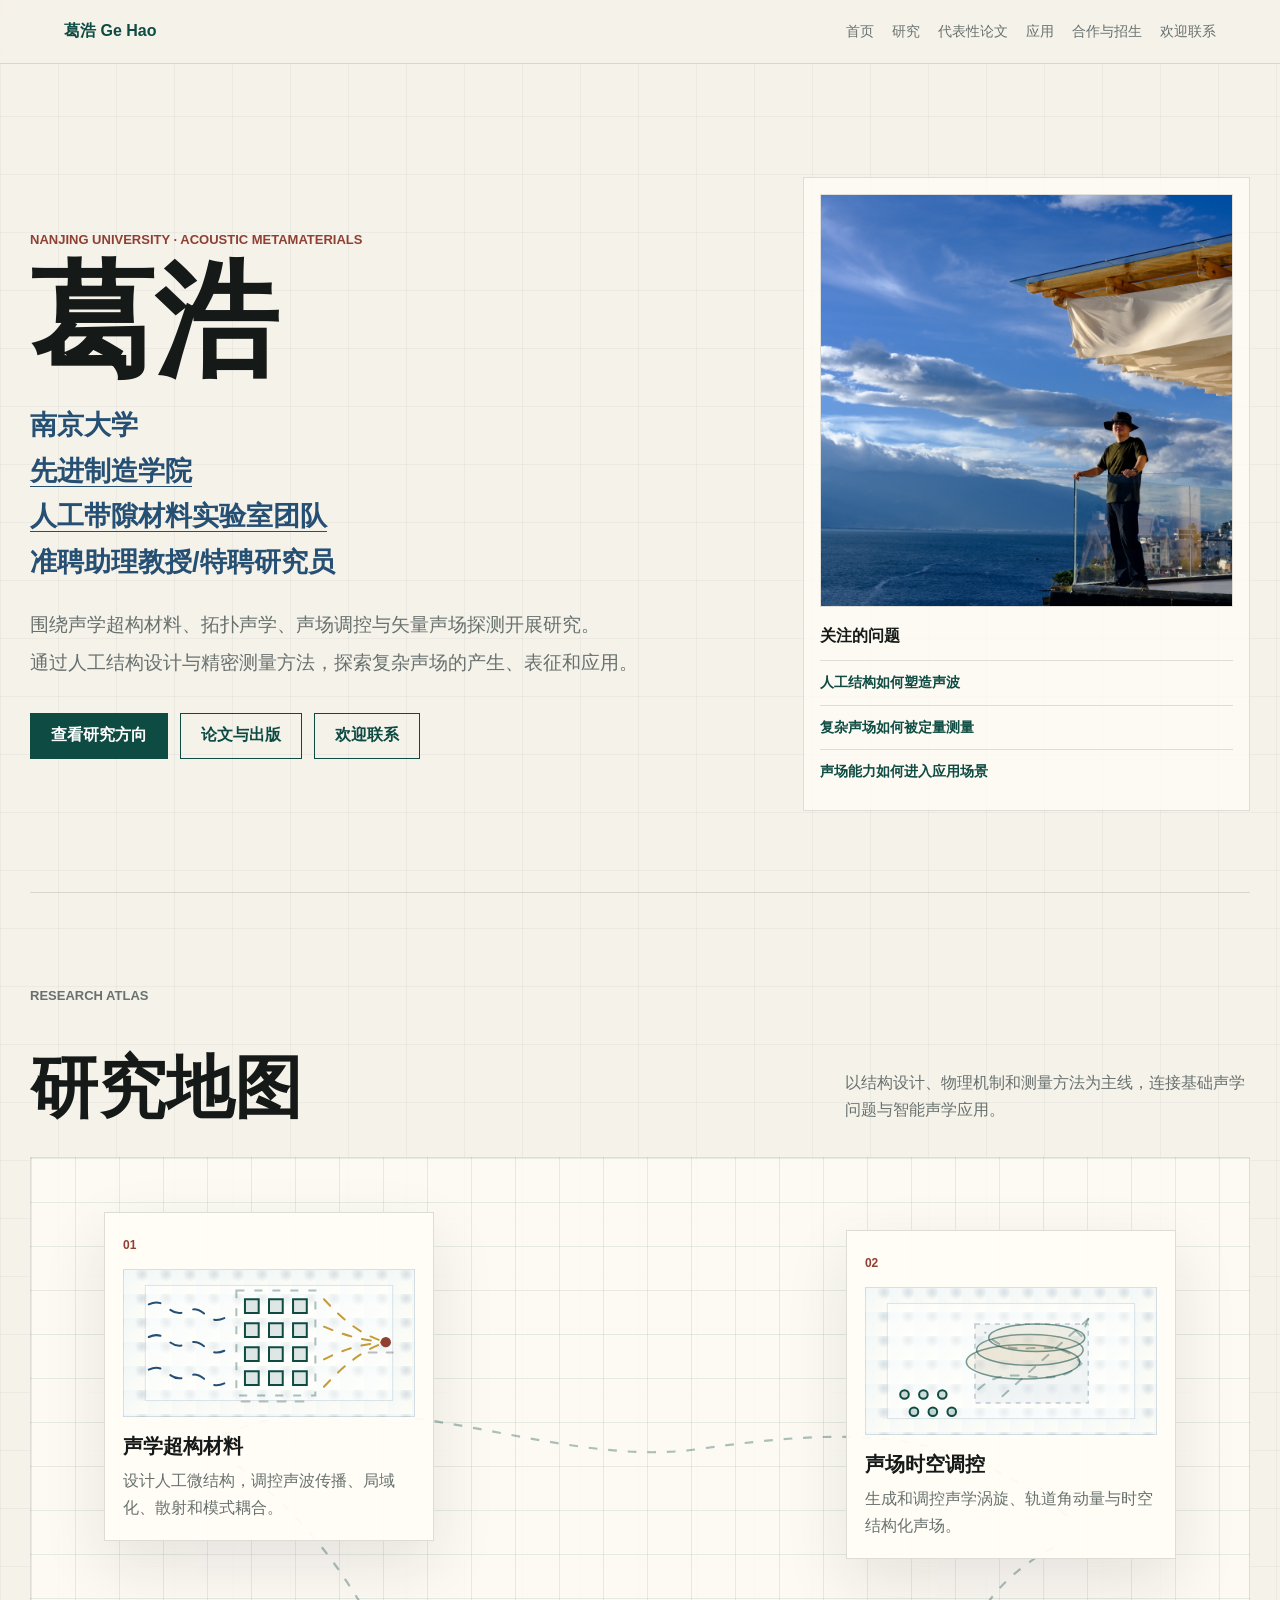
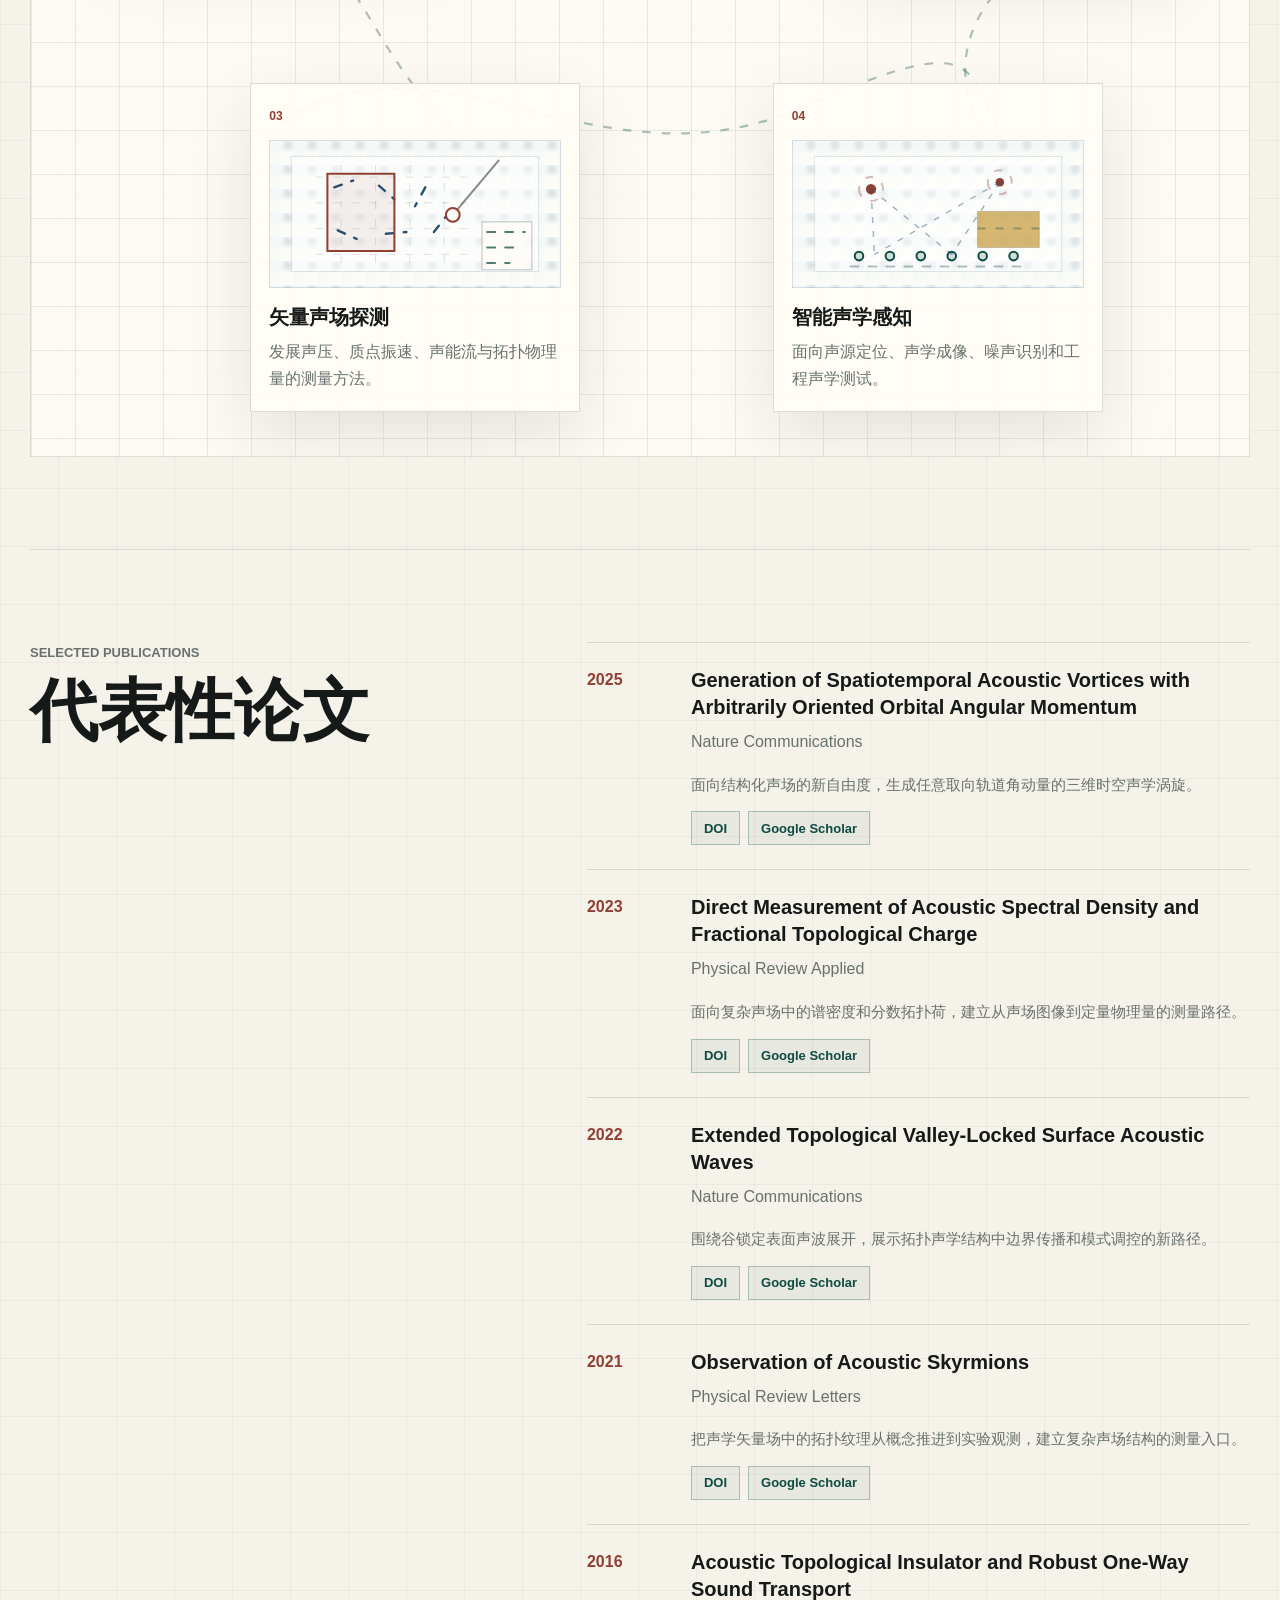
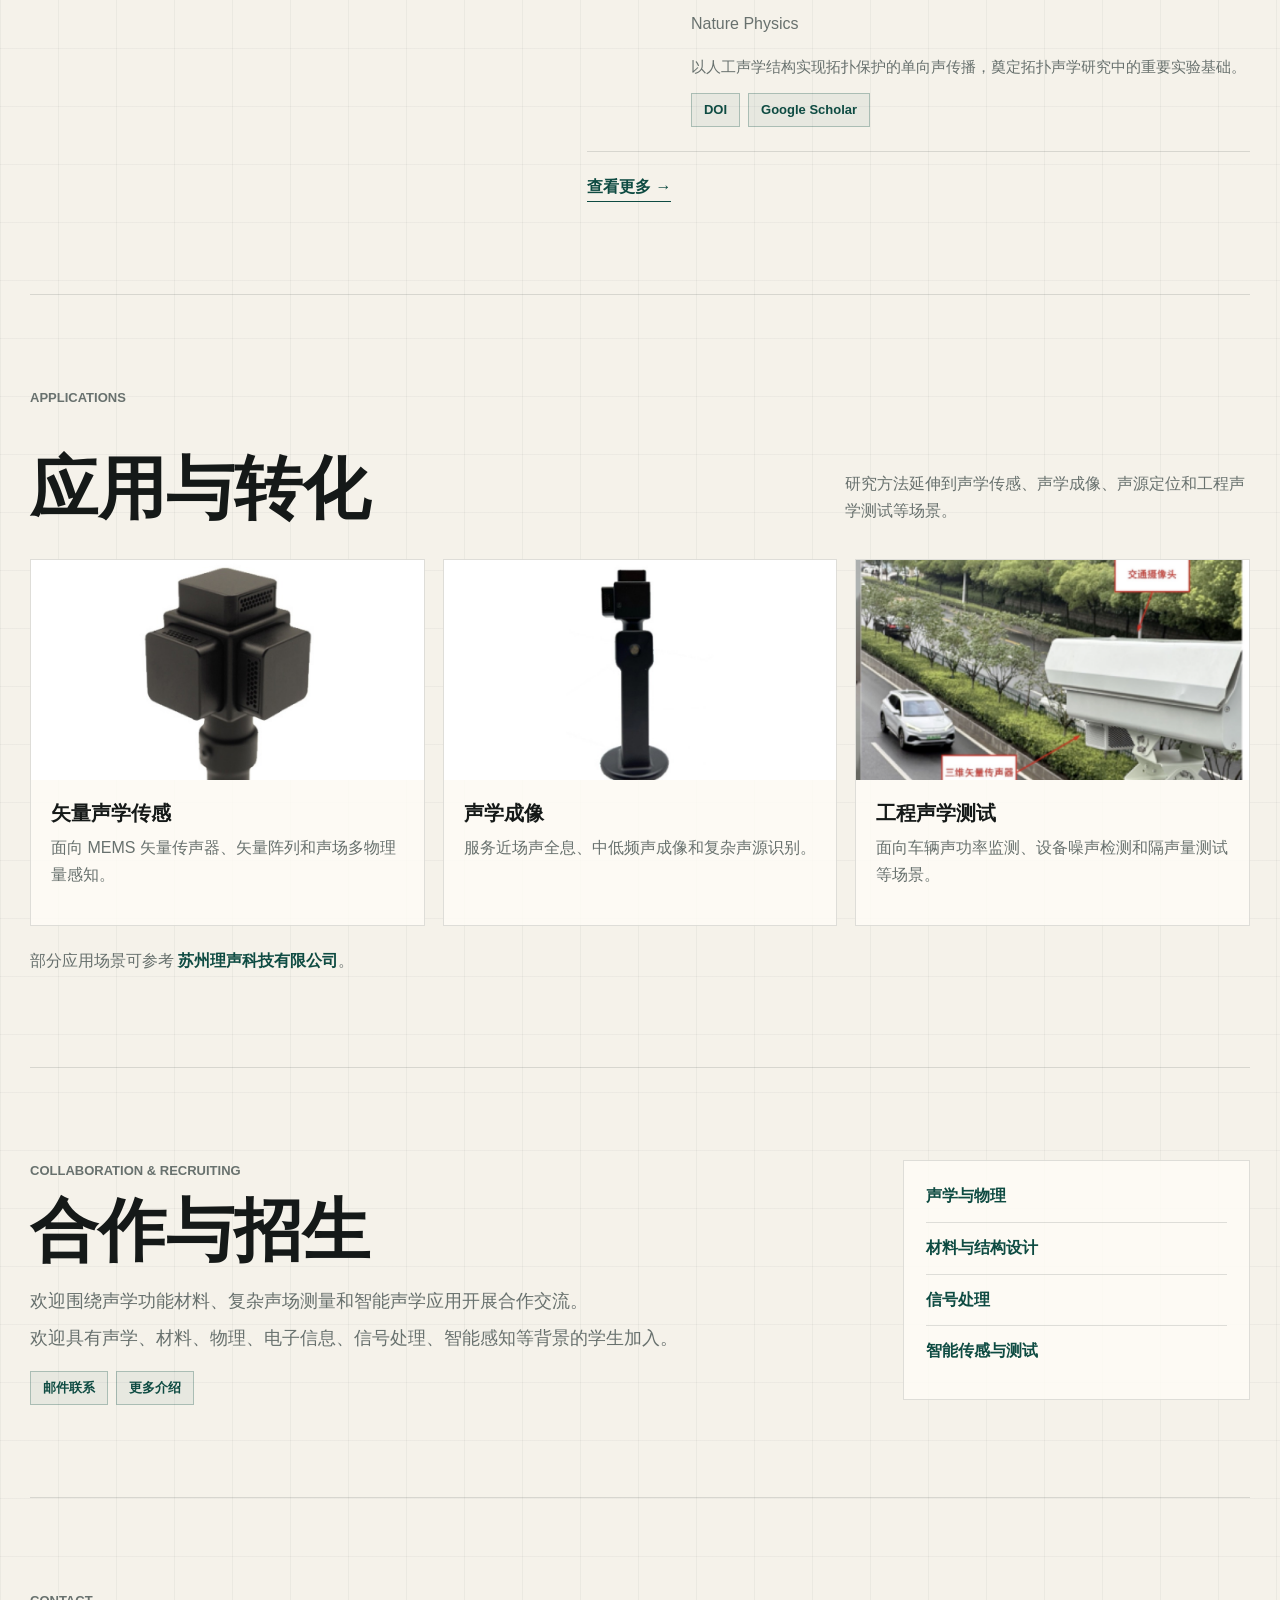
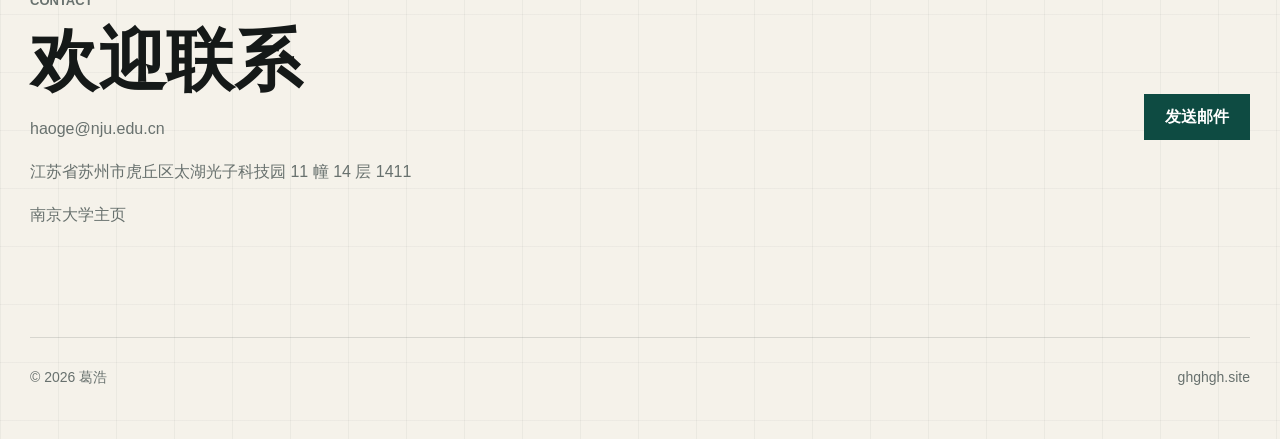
<file: index.html>
<!doctype html>
<html lang="zh-CN">
  <head>
    <meta charset="utf-8">
    <meta name="viewport" content="width=device-width, initial-scale=1">
    <title>葛浩 | 南京大学</title>
    <meta name="description" content="葛浩，南京大学先进制造学院准聘助理教授/特聘研究员。研究声学超构材料、拓扑声学、声场调控与矢量声场探测。">
    <link rel="stylesheet" href="styles.css?v=20260524-1">
  </head>
  <body>
    <header class="site-header">
      <a class="brand" href="#top">葛浩 Ge Hao</a>
      <nav class="nav" aria-label="主导航">
        <a href="#top">首页</a>
        <a href="#research">研究</a>
        <a href="#work">代表性论文</a>
        <a href="#applications">应用</a>
        <a href="#students">合作与招生</a>
        <a href="#contact">欢迎联系</a>
      </nav>
    </header>

    <main id="top">
      <section class="hero">
        <div class="hero-copy">
          <p class="eyebrow">Nanjing University · Acoustic Metamaterials</p>
          <h1>葛浩</h1>
          <p class="role">
            南京大学<br>
            <a href="https://msie.nju.edu.cn/" target="_blank" rel="noreferrer">先进制造学院</a><br>
            <a href="https://lbgm.nju.edu.cn/" target="_blank" rel="noreferrer">人工带隙材料实验室团队</a><br>
            准聘助理教授/特聘研究员
          </p>
          <p class="lead lead-lines">
            <span>围绕声学超构材料、拓扑声学、声场调控与矢量声场探测开展研究。</span>
            <span>通过人工结构设计与精密测量方法，探索复杂声场的产生、表征和应用。</span>
          </p>
          <div class="actions">
            <a class="button" href="#research">查看研究方向</a>
            <a class="button secondary" href="publications.html">论文与出版</a>
            <a class="button secondary" href="#contact">欢迎联系</a>
          </div>
        </div>

        <aside class="portrait-card" aria-label="个人照片与研究关键词">
          <img src="assets/hero-portrait.jpg" alt="葛浩肖像">
          <div class="keyword-panel">
            <strong>关注的问题</strong>
            <span>人工结构如何塑造声波</span>
            <span>复杂声场如何被定量测量</span>
            <span>声场能力如何进入应用场景</span>
          </div>
        </aside>
      </section>

      <section id="research" class="section">
        <div class="section-head">
          <p class="eyebrow">Research Atlas</p>
          <h2>研究地图</h2>
          <p>以结构设计、物理机制和测量方法为主线，连接基础声学问题与智能声学应用。</p>
        </div>

        <div class="research-map">
          <svg viewBox="0 0 1120 580" aria-hidden="true">
            <path d="M160 140 C 300 64, 470 165, 612 145 S 850 122, 960 212" />
            <path d="M230 396 C 376 300, 520 465, 710 382 S 850 355, 915 448" />
            <path d="M190 160 C 320 260, 306 340, 410 420" />
            <path d="M940 235 C 840 290, 840 380, 900 430" />
          </svg>

          <article class="map-node node-a">
            <span class="map-index">01</span>
            <div class="map-visual research-figure metamaterial-figure" aria-hidden="true">
              <svg viewBox="0 0 320 170">
                <rect class="figure-panel" x="16" y="18" width="288" height="134" />
                <g class="incoming-wave">
                  <path d="M20 40 C 42 30, 42 58, 64 48 S 86 66, 108 56" />
                  <path d="M20 78 C 42 68, 42 96, 64 86 S 86 104, 108 94" />
                  <path d="M20 116 C 42 106, 42 134, 64 124 S 86 142, 108 132" />
                </g>
                <path class="sample-frame" d="M122 24 H214 V146 H122 Z" />
                <g class="unit-cells">
                  <rect x="132" y="34" width="16" height="16" />
                  <rect x="160" y="34" width="16" height="16" />
                  <rect x="188" y="34" width="16" height="16" />
                  <rect x="132" y="62" width="16" height="16" />
                  <rect x="160" y="62" width="16" height="16" />
                  <rect x="188" y="62" width="16" height="16" />
                  <rect x="132" y="90" width="16" height="16" />
                  <rect x="160" y="90" width="16" height="16" />
                  <rect x="188" y="90" width="16" height="16" />
                  <rect x="132" y="118" width="16" height="16" />
                  <rect x="160" y="118" width="16" height="16" />
                  <rect x="188" y="118" width="16" height="16" />
                </g>
                <g class="focused-wave">
                  <path d="M224 34 C 248 60, 268 76, 296 84" />
                  <path d="M224 66 C 248 76, 268 82, 296 84" />
                  <path d="M224 104 C 248 92, 268 86, 296 84" />
                  <path d="M224 136 C 248 110, 268 94, 296 84" />
                  <circle cx="296" cy="84" r="6" />
                </g>
                <g class="figure-labels">
                  <path d="M128 153 H208" />
                  <path d="M276 96 H304" />
                </g>
              </svg>
            </div>
            <h3>声学超构材料</h3>
            <p>设计人工微结构，调控声波传播、局域化、散射和模式耦合。</p>
          </article>
          <article class="map-node node-b">
            <span class="map-index">02</span>
            <div class="map-visual research-figure vortex-figure" aria-hidden="true">
              <svg viewBox="0 0 320 170">
                <rect class="figure-panel" x="16" y="18" width="288" height="134" />
                <g class="speaker-array">
                  <circle cx="36" cy="124" r="5" />
                  <circle cx="58" cy="124" r="5" />
                  <circle cx="80" cy="124" r="5" />
                  <circle cx="47" cy="144" r="5" />
                  <circle cx="69" cy="144" r="5" />
                  <circle cx="91" cy="144" r="5" />
                </g>
                <g class="time-slices">
                  <ellipse cx="174" cy="86" rx="66" ry="20" />
                  <ellipse cx="182" cy="72" rx="62" ry="18" />
                  <ellipse cx="190" cy="58" rx="56" ry="16" />
                </g>
                <path class="helix-line" d="M122 118 C 162 80, 202 126, 242 88 C 208 48, 164 92, 130 52" />
                <path class="oam-axis" d="M150 126 L250 36" />
                <path class="oam-head" d="M250 36 l-8 20 l-12 -12" />
                <rect class="scan-plane" x="118" y="42" width="132" height="92" />
              </svg>
            </div>
            <h3>声场时空调控</h3>
            <p>生成和调控声学涡旋、轨道角动量与时空结构化声场。</p>
          </article>
          <article class="map-node node-c">
            <span class="map-index">03</span>
            <div class="map-visual research-figure vector-field-figure" aria-hidden="true">
              <svg viewBox="0 0 320 170">
                <rect class="figure-panel" x="16" y="18" width="288" height="134" />
                <g class="field-grid">
                  <path d="M44 42 H232 M44 72 H232 M44 102 H232 M44 132 H232" />
                  <path d="M74 28 V146 M114 28 V146 M154 28 V146 M194 28 V146" />
                </g>
                <g class="vector-arrows">
                  <path d="M66 54 l22 -8" />
                  <path d="M118 52 l18 16" />
                  <path d="M172 54 l-12 22" />
                  <path d="M70 104 l22 10" />
                  <path d="M126 108 l24 -2" />
                  <path d="M182 106 l14 -18" />
                </g>
                <rect class="scan-window-shape" x="58" y="38" width="78" height="90" />
                <g class="probe">
                  <line x1="258" y1="22" x2="204" y2="86" />
                  <circle cx="204" cy="86" r="8" />
                </g>
                <rect class="instrument" x="238" y="94" width="58" height="56" />
                <g class="readout">
                  <path d="M244 106 h44" />
                  <path d="M244 124 h34" />
                  <path d="M244 142 h26" />
                </g>
              </svg>
            </div>
            <h3>矢量声场探测</h3>
            <p>发展声压、质点振速、声能流与拓扑物理量的测量方法。</p>
          </article>
          <article class="map-node node-d">
            <span class="map-index">04</span>
            <div class="map-visual research-figure sensing-figure" aria-hidden="true">
              <svg viewBox="0 0 320 170">
                <rect class="figure-panel" x="16" y="18" width="288" height="134" />
                <g class="sound-sources">
                  <circle cx="82" cy="56" r="6" />
                  <circle cx="232" cy="48" r="5" />
                  <path d="M68 56 a14 14 0 1 0 28 0 a14 14 0 1 0 -28 0" />
                  <path d="M218 48 a14 14 0 1 0 28 0 a14 14 0 1 0 -28 0" />
                </g>
                <g class="localization-rays">
                  <path d="M82 56 L86 132" />
                  <path d="M232 48 L176 132" />
                  <path d="M82 56 L176 132" />
                  <path d="M232 48 L86 132" />
                </g>
                <g class="sensor-array">
                  <circle cx="68" cy="134" r="5" />
                  <circle cx="104" cy="134" r="5" />
                  <circle cx="140" cy="134" r="5" />
                  <circle cx="176" cy="134" r="5" />
                  <circle cx="212" cy="134" r="5" />
                  <circle cx="248" cy="134" r="5" />
                </g>
                <path class="array-baseline" d="M58 146 H258" />
                <rect class="heatmap" x="206" y="82" width="72" height="42" />
                <path class="scan-line" d="M206 102 H278" />
              </svg>
            </div>
            <h3>智能声学感知</h3>
            <p>面向声源定位、声学成像、噪声识别和工程声学测试。</p>
          </article>
        </div>
      </section>

      <section id="work" class="section split-section">
        <div class="section-head compact">
          <p class="eyebrow">Selected Publications</p>
          <h2>代表性论文</h2>
        </div>

        <div class="paper-list">
          <article class="paper-card">
            <time>2025</time>
            <div>
              <h3>Generation of Spatiotemporal Acoustic Vortices with Arbitrarily Oriented Orbital Angular Momentum</h3>
              <p>Nature Communications</p>
              <p class="paper-note">面向结构化声场的新自由度，生成任意取向轨道角动量的三维时空声学涡旋。</p>
              <div class="paper-actions">
                <a href="https://doi.org/10.1038/s41467-025-58154-1" target="_blank" rel="noreferrer">DOI</a>
                <a href="https://scholar.google.com/scholar?q=Generation+of+Spatiotemporal+Acoustic+Vortices+with+Arbitrarily+Oriented+Orbital+Angular+Momentum" target="_blank" rel="noreferrer">Google Scholar</a>
              </div>
            </div>
          </article>
          <article class="paper-card">
            <time>2023</time>
            <div>
              <h3>Direct Measurement of Acoustic Spectral Density and Fractional Topological Charge</h3>
              <p>Physical Review Applied</p>
              <p class="paper-note">面向复杂声场中的谱密度和分数拓扑荷，建立从声场图像到定量物理量的测量路径。</p>
              <div class="paper-actions">
                <a href="https://doi.org/10.1103/PhysRevApplied.19.034073" target="_blank" rel="noreferrer">DOI</a>
                <a href="https://scholar.google.com/scholar?q=Direct+Measurement+of+Acoustic+Spectral+Density+and+Fractional+Topological+Charge" target="_blank" rel="noreferrer">Google Scholar</a>
              </div>
            </div>
          </article>
          <article class="paper-card">
            <time>2022</time>
            <div>
              <h3>Extended Topological Valley-Locked Surface Acoustic Waves</h3>
              <p>Nature Communications</p>
              <p class="paper-note">围绕谷锁定表面声波展开，展示拓扑声学结构中边界传播和模式调控的新路径。</p>
              <div class="paper-actions">
                <a href="https://doi.org/10.1038/s41467-022-29019-8" target="_blank" rel="noreferrer">DOI</a>
                <a href="https://scholar.google.com/scholar?q=Extended+Topological+Valley-Locked+Surface+Acoustic+Waves" target="_blank" rel="noreferrer">Google Scholar</a>
              </div>
            </div>
          </article>
          <article class="paper-card">
            <time>2021</time>
            <div>
              <h3>Observation of Acoustic Skyrmions</h3>
              <p>Physical Review Letters</p>
              <p class="paper-note">把声学矢量场中的拓扑纹理从概念推进到实验观测，建立复杂声场结构的测量入口。</p>
              <div class="paper-actions">
                <a href="https://doi.org/10.1103/PhysRevLett.127.144502" target="_blank" rel="noreferrer">DOI</a>
                <a href="https://scholar.google.com/scholar?q=Observation+of+Acoustic+Skyrmions" target="_blank" rel="noreferrer">Google Scholar</a>
              </div>
            </div>
          </article>
          <article class="paper-card">
            <time>2016</time>
            <div>
              <h3>Acoustic Topological Insulator and Robust One-Way Sound Transport</h3>
              <p>Nature Physics</p>
              <p class="paper-note">以人工声学结构实现拓扑保护的单向声传播，奠定拓扑声学研究中的重要实验基础。</p>
              <div class="paper-actions">
                <a href="https://doi.org/10.1038/nphys3867" target="_blank" rel="noreferrer">DOI</a>
                <a href="https://scholar.google.com/scholar?q=Acoustic+Topological+Insulator+and+Robust+One-Way+Sound+Transport" target="_blank" rel="noreferrer">Google Scholar</a>
              </div>
            </div>
          </article>
          <a class="text-link" href="publications.html">查看更多 →</a>
        </div>
      </section>

      <section id="applications" class="section">
        <div class="section-head">
          <p class="eyebrow">Applications</p>
          <h2>应用与转化</h2>
          <p>研究方法延伸到声学传感、声学成像、声源定位和工程声学测试等场景。</p>
        </div>

        <div class="application-grid">
          <article>
            <img src="assets/vector-mic.jpg" alt="矢量传声器">
            <div>
              <h3>矢量声学传感</h3>
              <p>面向 MEMS 矢量传声器、矢量阵列和声场多物理量感知。</p>
            </div>
          </article>
          <article>
            <img src="assets/acoustic-imager.jpg" alt="低频声像仪">
            <div>
              <h3>声学成像</h3>
              <p>服务近场声全息、中低频声成像和复杂声源识别。</p>
            </div>
          </article>
          <article>
            <img src="assets/engineering-case.png" alt="工程声学测试场景">
            <div>
              <h3>工程声学测试</h3>
              <p>面向车辆声功率监测、设备噪声检测和隔声量测试等场景。</p>
            </div>
          </article>
        </div>

        <p class="application-note">
          部分应用场景可参考
          <a href="http://www.listentek.cn/Default.aspx" target="_blank" rel="noreferrer">苏州理声科技有限公司</a>。
        </p>
      </section>

      <section id="students" class="section students-section">
        <div>
          <p class="eyebrow">Collaboration &amp; Recruiting</p>
          <h2>合作与招生</h2>
          <p class="text-lines">
            <span>欢迎围绕声学功能材料、复杂声场测量和智能声学应用开展合作交流。</span>
            <span>欢迎具有声学、材料、物理、电子信息、信号处理、智能感知等背景的学生加入。</span>
          </p>
          <div class="paper-actions">
            <a href="mailto:haoge@nju.edu.cn">邮件联系</a>
            <a href="https://mp.weixin.qq.com/s?__biz=MzkwNTQ5ODY1Mw==&mid=2247488472&idx=1&sn=9bca22920e34fbc62673df012397098e&chksm=c1c5c92b8dec5430164fcfd0e6e65130658fcc0297da94a5ed11bcae50dcecb7aae1bb325fd2&mpshare=1&scene=1&srcid=12045gAi2kvGe68uXW5kVbnV&sharer_shareinfo=a2d3811c41a81912d99b7ee4f7e63769&sharer_shareinfo_first=1db389a10dd67f20aa23bfdf62eeb265#rd" target="_blank" rel="noreferrer">更多介绍</a>
          </div>
        </div>
        <div class="student-tags">
          <span>声学与物理</span>
          <span>材料与结构设计</span>
          <span>信号处理</span>
          <span>智能传感与测试</span>
        </div>
      </section>

      <section id="contact" class="section contact-section">
        <div>
          <p class="eyebrow">Contact</p>
          <h2>欢迎联系</h2>
          <p><a href="mailto:haoge@nju.edu.cn">haoge@nju.edu.cn</a></p>
          <p>江苏省苏州市虎丘区太湖光子科技园 11 幢 14 层 1411</p>
          <p><a href="https://msie.nju.edu.cn//szdw/qb/20250611/i322575.html" target="_blank" rel="noreferrer">南京大学主页</a></p>
        </div>
        <a class="button" href="mailto:haoge@nju.edu.cn">发送邮件</a>
      </section>
    </main>

    <footer class="footer">
      <span>© 2026 葛浩</span>
      <span>ghghgh.site</span>
    </footer>
  </body>
</html>
</file>
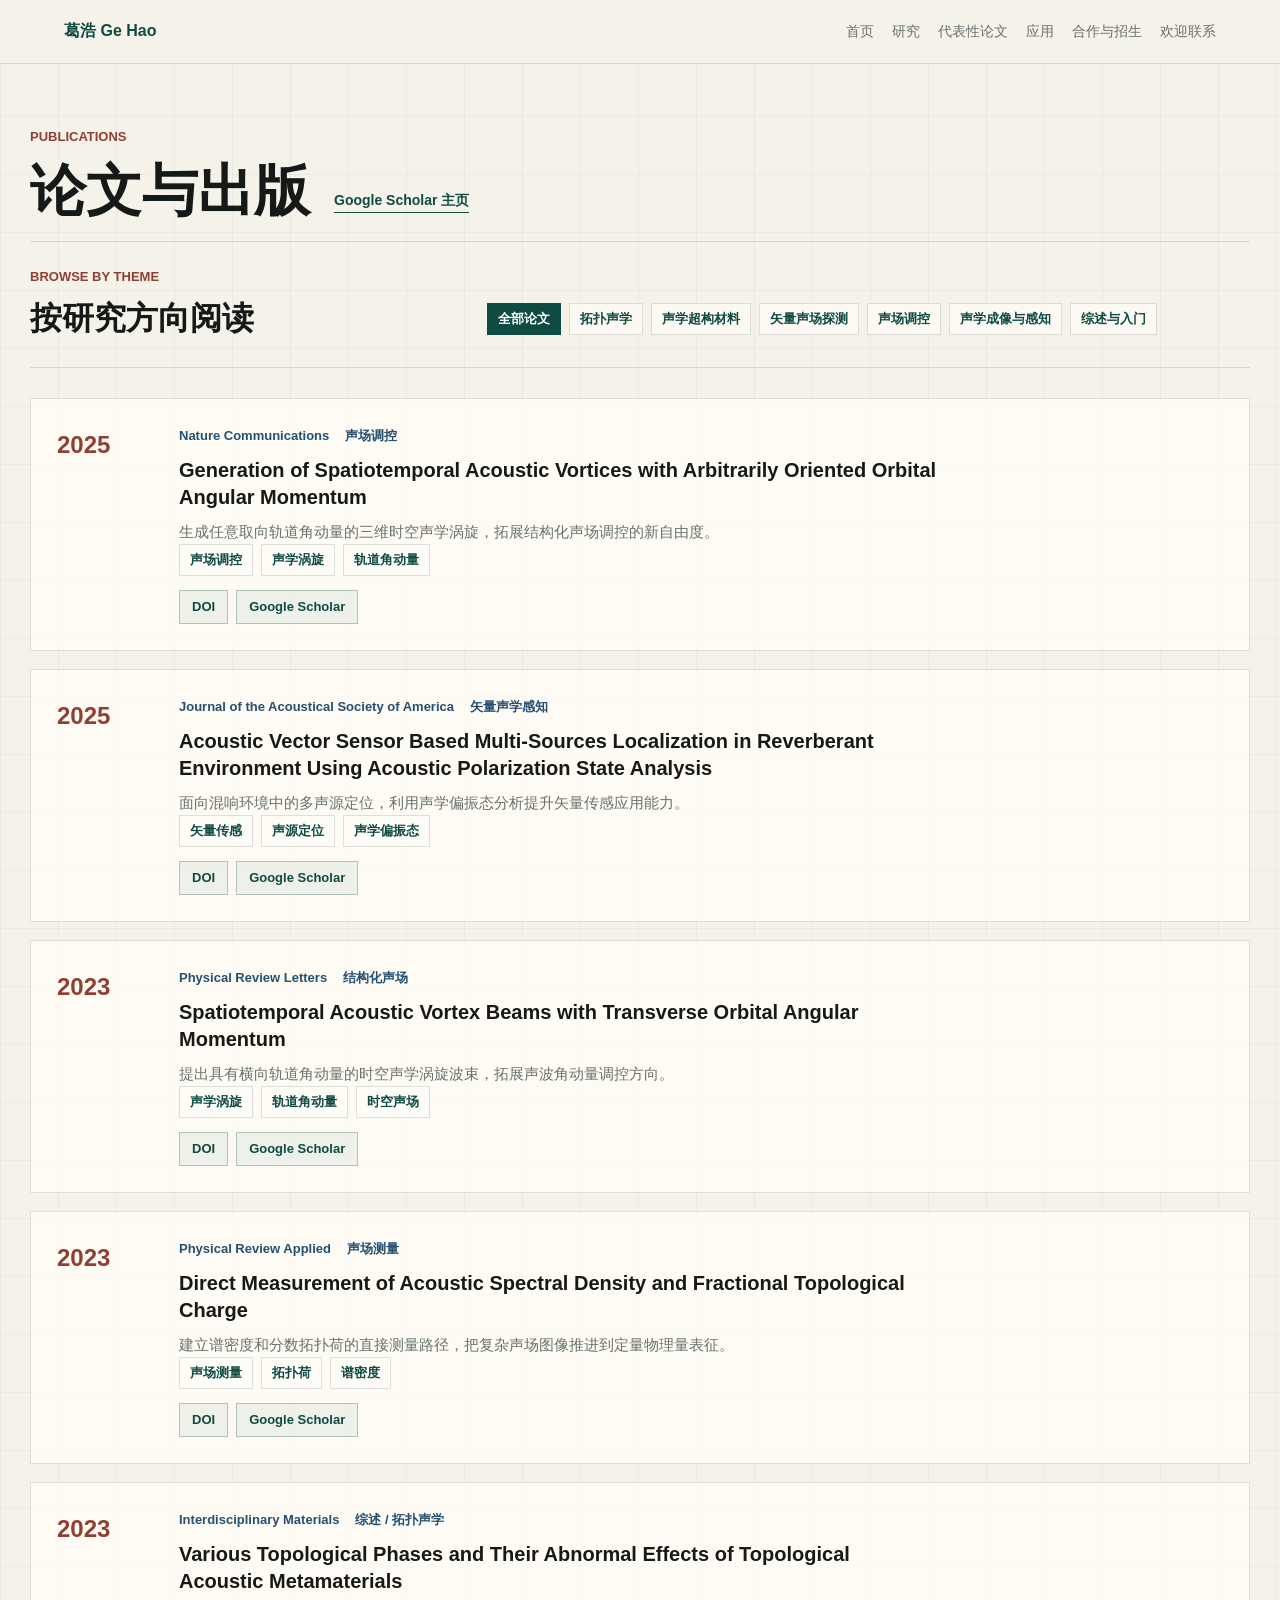
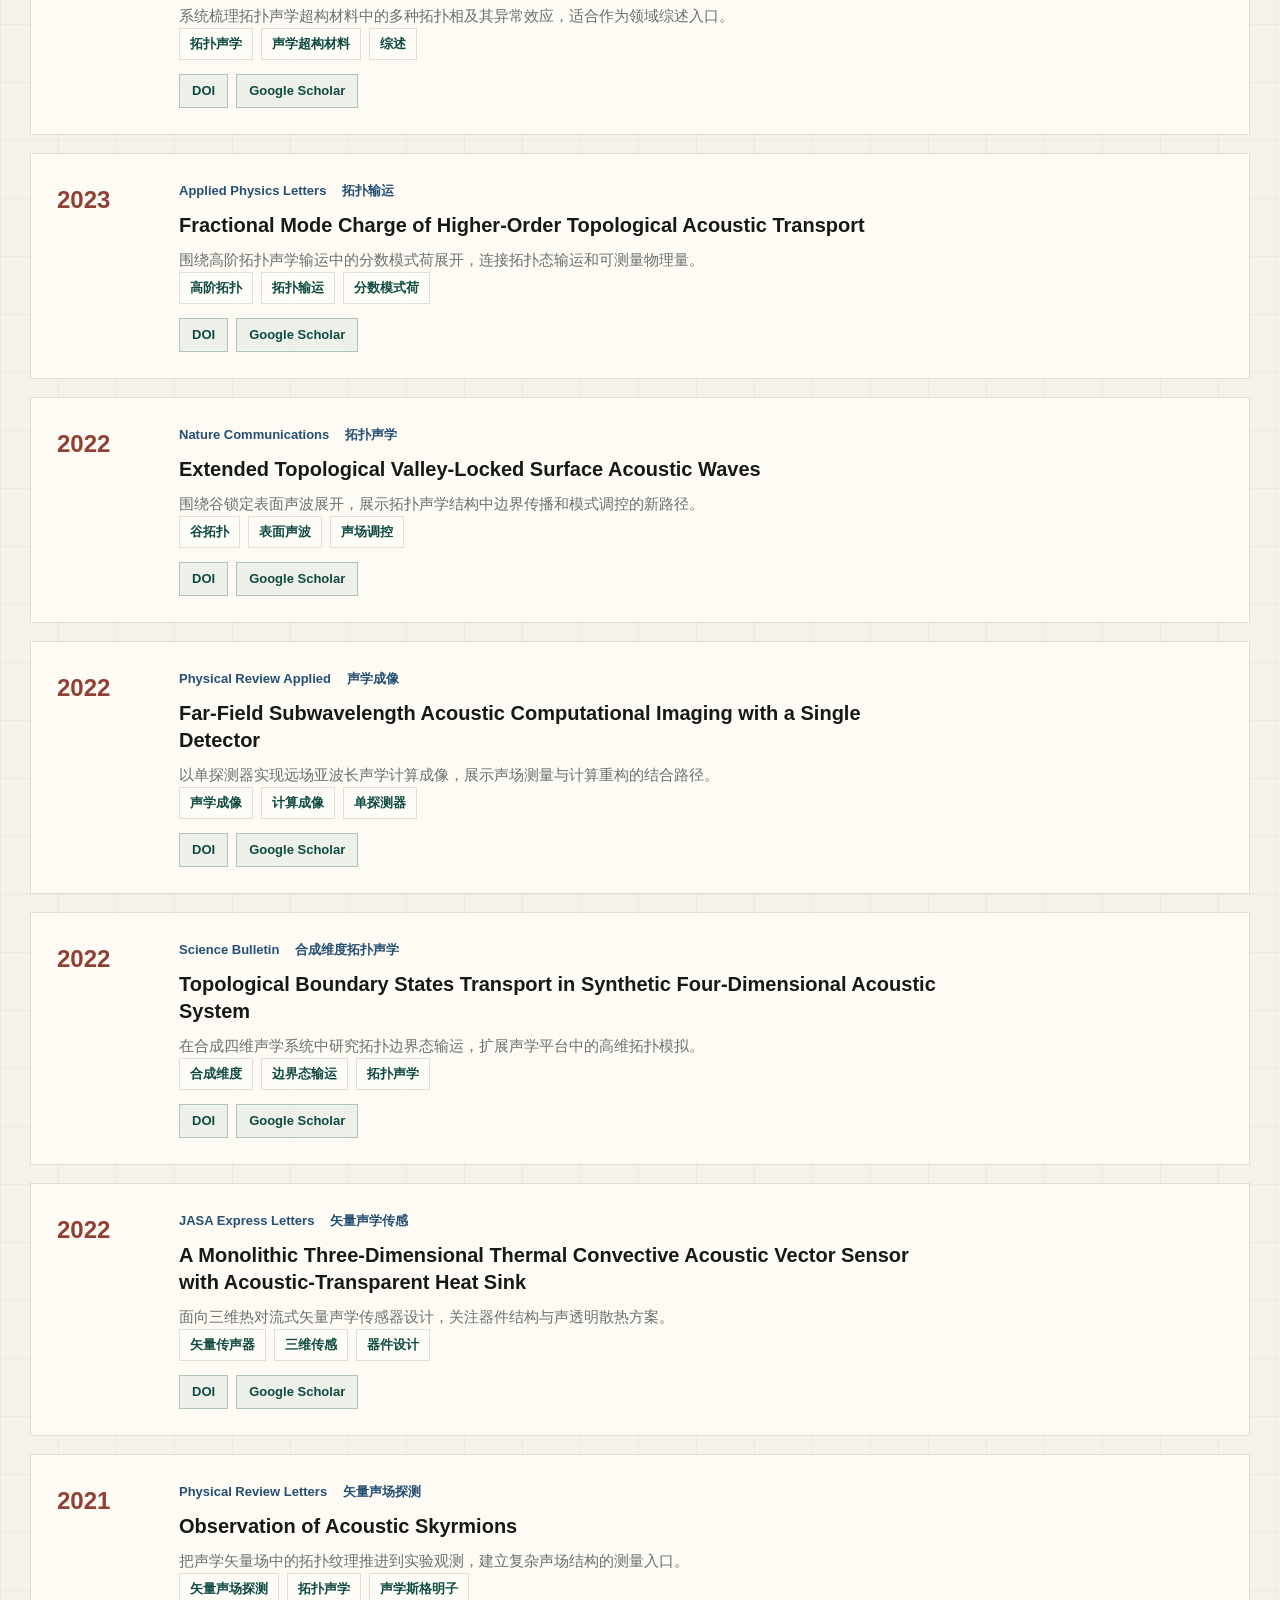
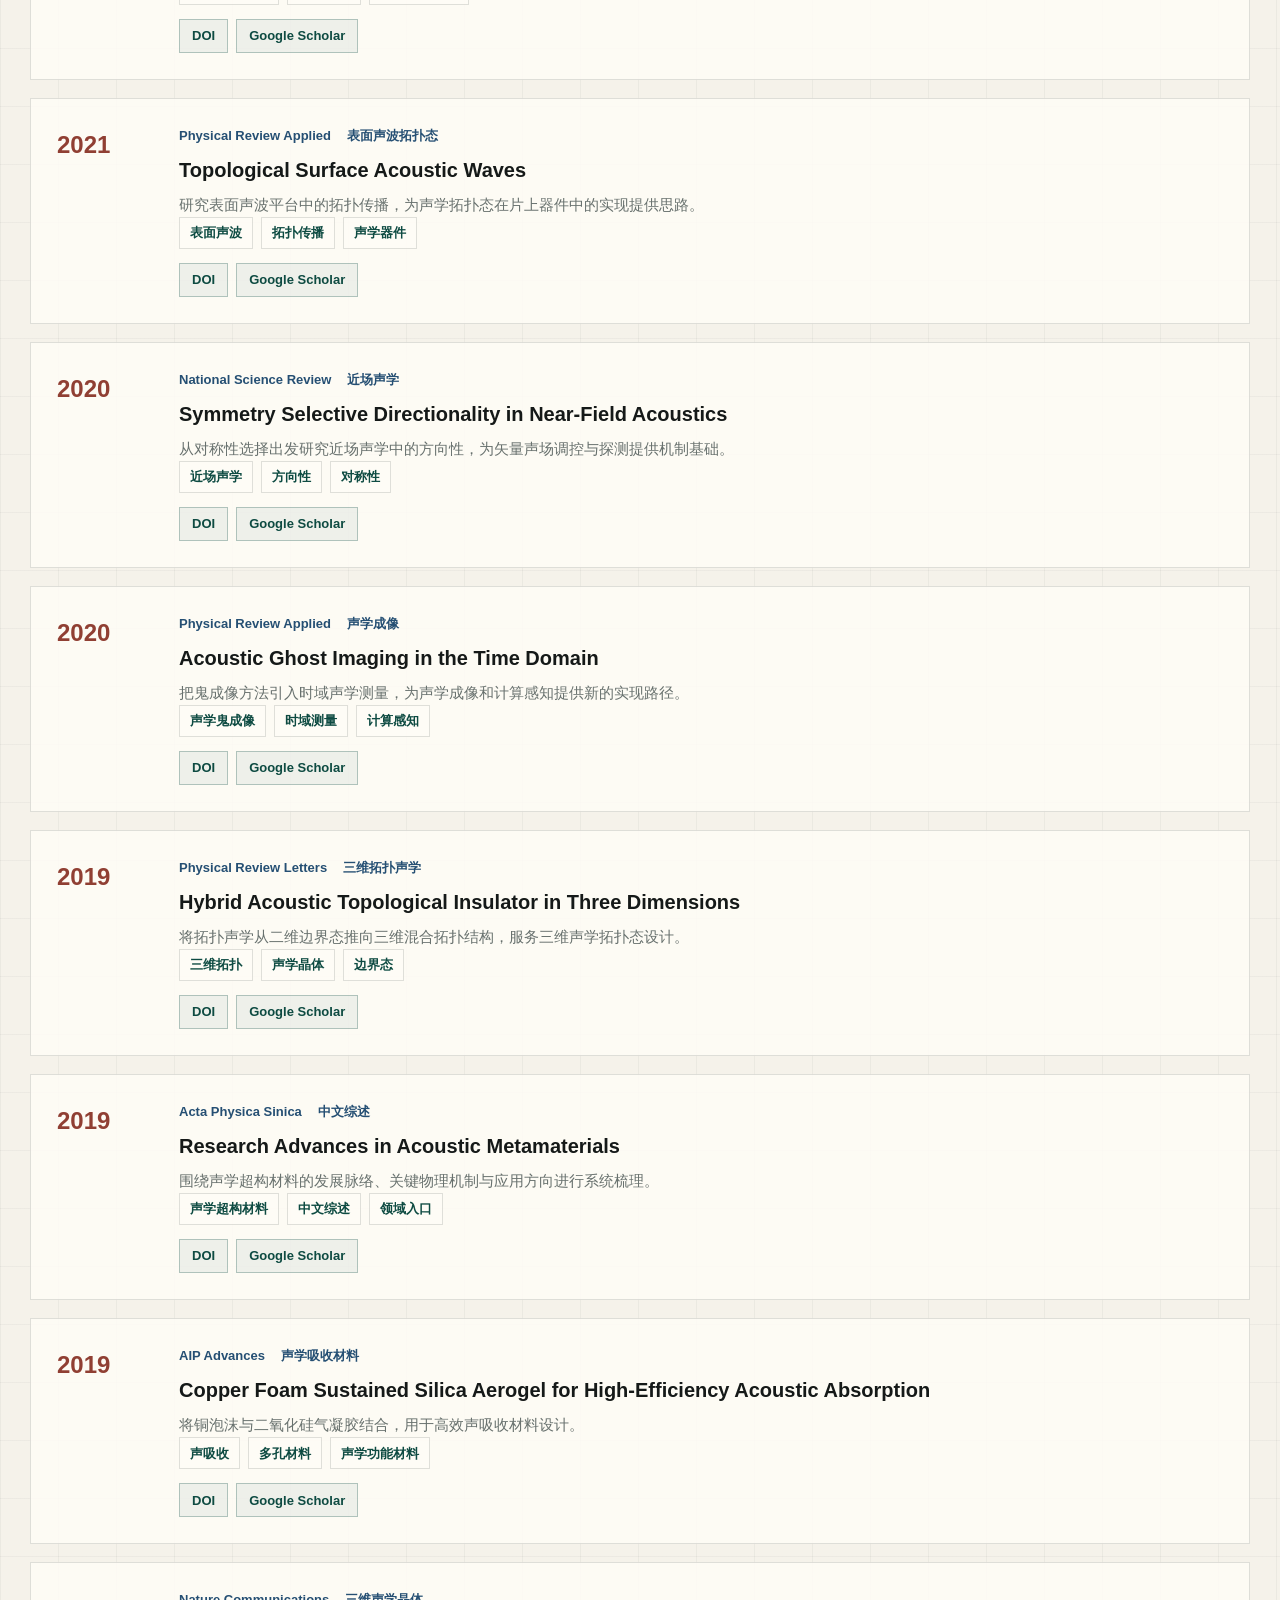
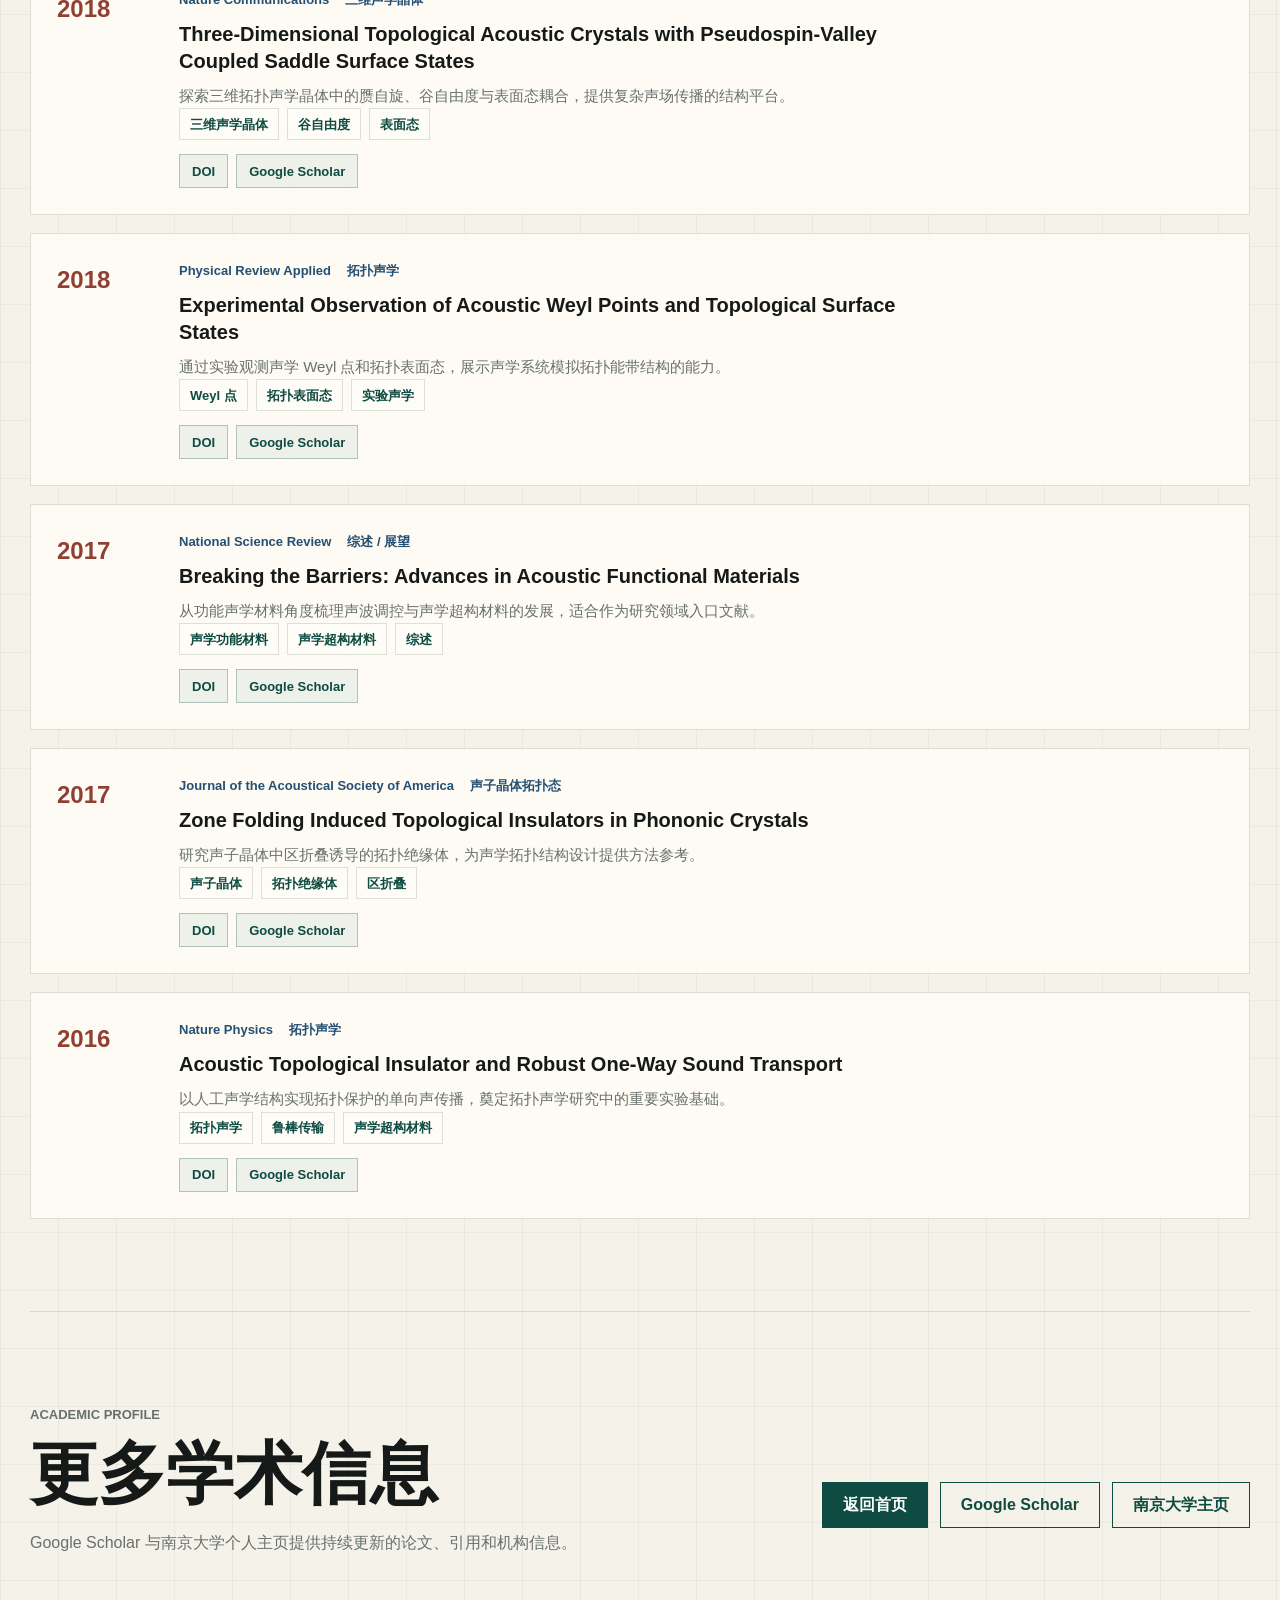
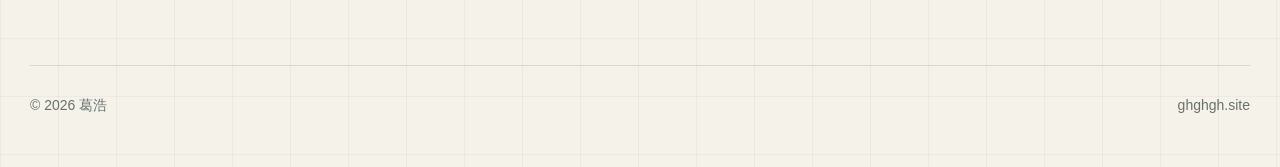
<file: publications.html>
<!doctype html>
<html lang="zh-CN">
  <head>
    <meta charset="utf-8">
    <meta name="viewport" content="width=device-width, initial-scale=1">
    <title>论文与出版 | 葛浩</title>
    <meta name="description" content="葛浩，南京大学先进制造学院准聘助理教授/特聘研究员。论文与出版列表，包含声学超构材料、拓扑声学、声场调控与矢量声场探测相关研究。">
    <link rel="stylesheet" href="styles.css?v=20260523-7">
  </head>
  <body>
    <header class="site-header">
      <a class="brand" href="index.html">葛浩 Ge Hao</a>
      <nav class="nav" aria-label="主导航">
        <a href="index.html">首页</a>
        <a href="index.html#research">研究</a>
        <a href="index.html#work">代表性论文</a>
        <a href="index.html#applications">应用</a>
        <a href="index.html#students">合作与招生</a>
        <a href="index.html#contact">欢迎联系</a>
      </nav>
    </header>

    <main>
      <section class="page-hero">
        <div>
          <p class="eyebrow">Publications</p>
          <h1>论文与出版</h1>
          <a class="scholar-link" href="https://scholar.google.com/citations?user=P4T3a08AAAAJ&hl=zh-CN" target="_blank" rel="noreferrer">Google Scholar 主页</a>
        </div>
      </section>

      <section class="section publication-tools" aria-label="论文筛选">
        <div>
          <p class="eyebrow">Browse By Theme</p>
          <h2>按研究方向阅读</h2>
        </div>
        <div class="filter-row" aria-label="研究方向筛选">
          <button type="button" class="is-active" data-filter="all">全部论文</button>
          <button type="button" data-filter="topology">拓扑声学</button>
          <button type="button" data-filter="metamaterial">声学超构材料</button>
          <button type="button" data-filter="vector">矢量声场探测</button>
          <button type="button" data-filter="field">声场调控</button>
          <button type="button" data-filter="imaging">声学成像与感知</button>
          <button type="button" data-filter="review">综述与入门</button>
        </div>
      </section>

      <section class="section publication-section">
        <div class="publication-list compact-list" id="publicationList">
          <article id="spatiotemporal-vortices" class="publication-item" data-theme="field">
            <div class="publication-year">2025</div>
            <div class="publication-body">
              <div class="publication-meta">
                <span>Nature Communications</span>
                <span>声场调控</span>
              </div>
              <h3>Generation of Spatiotemporal Acoustic Vortices with Arbitrarily Oriented Orbital Angular Momentum</h3>
              <p class="paper-note">生成任意取向轨道角动量的三维时空声学涡旋，拓展结构化声场调控的新自由度。</p>
              <div class="tag-row">
                <span>声场调控</span>
                <span>声学涡旋</span>
                <span>轨道角动量</span>
              </div>
              <div class="paper-actions">
                <a href="https://doi.org/10.1038/s41467-025-58154-1" target="_blank" rel="noreferrer">DOI</a>
                <a href="https://scholar.google.com/scholar?q=Generation+of+Spatiotemporal+Acoustic+Vortices+with+Arbitrarily+Oriented+Orbital+Angular+Momentum" target="_blank" rel="noreferrer">Google Scholar</a>
              </div>
            </div>
          </article>

          <article class="publication-item" data-theme="vector imaging">
            <div class="publication-year">2025</div>
            <div class="publication-body">
              <div class="publication-meta">
                <span>Journal of the Acoustical Society of America</span>
                <span>矢量声学感知</span>
              </div>
              <h3>Acoustic Vector Sensor Based Multi-Sources Localization in Reverberant Environment Using Acoustic Polarization State Analysis</h3>
              <p class="paper-note">面向混响环境中的多声源定位，利用声学偏振态分析提升矢量传感应用能力。</p>
              <div class="tag-row">
                <span>矢量传感</span>
                <span>声源定位</span>
                <span>声学偏振态</span>
              </div>
              <div class="paper-actions">
                <a href="https://doi.org/10.1121/10.0035816" target="_blank" rel="noreferrer">DOI</a>
                <a href="https://scholar.google.com/scholar?q=Acoustic+vector+sensor+based+multi-sources+localization+in+reverberant+environment+using+acoustic+polarization+state+analysis" target="_blank" rel="noreferrer">Google Scholar</a>
              </div>
            </div>
          </article>

          <article class="publication-item" data-theme="field">
            <div class="publication-year">2023</div>
            <div class="publication-body">
              <div class="publication-meta">
                <span>Physical Review Letters</span>
                <span>结构化声场</span>
              </div>
              <h3>Spatiotemporal Acoustic Vortex Beams with Transverse Orbital Angular Momentum</h3>
              <p class="paper-note">提出具有横向轨道角动量的时空声学涡旋波束，拓展声波角动量调控方向。</p>
              <div class="tag-row">
                <span>声学涡旋</span>
                <span>轨道角动量</span>
                <span>时空声场</span>
              </div>
              <div class="paper-actions">
                <a href="https://doi.org/10.1103/PhysRevLett.131.014001" target="_blank" rel="noreferrer">DOI</a>
                <a href="https://scholar.google.com/scholar?q=Spatiotemporal+Acoustic+Vortex+Beams+with+Transverse+Orbital+Angular+Momentum" target="_blank" rel="noreferrer">Google Scholar</a>
              </div>
            </div>
          </article>

          <article id="spectral-density" class="publication-item" data-theme="vector topology field">
            <div class="publication-year">2023</div>
            <div class="publication-body">
              <div class="publication-meta">
                <span>Physical Review Applied</span>
                <span>声场测量</span>
              </div>
              <h3>Direct Measurement of Acoustic Spectral Density and Fractional Topological Charge</h3>
              <p class="paper-note">建立谱密度和分数拓扑荷的直接测量路径，把复杂声场图像推进到定量物理量表征。</p>
              <div class="tag-row">
                <span>声场测量</span>
                <span>拓扑荷</span>
                <span>谱密度</span>
              </div>
              <div class="paper-actions">
                <a href="https://doi.org/10.1103/PhysRevApplied.19.034073" target="_blank" rel="noreferrer">DOI</a>
                <a href="https://scholar.google.com/scholar?q=Direct+Measurement+of+Acoustic+Spectral+Density+and+Fractional+Topological+Charge" target="_blank" rel="noreferrer">Google Scholar</a>
              </div>
            </div>
          </article>

          <article class="publication-item" data-theme="topology metamaterial review">
            <div class="publication-year">2023</div>
            <div class="publication-body">
              <div class="publication-meta">
                <span>Interdisciplinary Materials</span>
                <span>综述 / 拓扑声学</span>
              </div>
              <h3>Various Topological Phases and Their Abnormal Effects of Topological Acoustic Metamaterials</h3>
              <p class="paper-note">系统梳理拓扑声学超构材料中的多种拓扑相及其异常效应，适合作为领域综述入口。</p>
              <div class="tag-row">
                <span>拓扑声学</span>
                <span>声学超构材料</span>
                <span>综述</span>
              </div>
              <div class="paper-actions">
                <a href="https://doi.org/10.1002/idm2.12071" target="_blank" rel="noreferrer">DOI</a>
                <a href="https://scholar.google.com/scholar?q=Various+topological+phases+and+their+abnormal+effects+of+topological+acoustic+metamaterials" target="_blank" rel="noreferrer">Google Scholar</a>
              </div>
            </div>
          </article>

          <article class="publication-item" data-theme="topology field">
            <div class="publication-year">2023</div>
            <div class="publication-body">
              <div class="publication-meta">
                <span>Applied Physics Letters</span>
                <span>拓扑输运</span>
              </div>
              <h3>Fractional Mode Charge of Higher-Order Topological Acoustic Transport</h3>
              <p class="paper-note">围绕高阶拓扑声学输运中的分数模式荷展开，连接拓扑态输运和可测量物理量。</p>
              <div class="tag-row">
                <span>高阶拓扑</span>
                <span>拓扑输运</span>
                <span>分数模式荷</span>
              </div>
              <div class="paper-actions">
                <a href="https://doi.org/10.1063/5.0144939" target="_blank" rel="noreferrer">DOI</a>
                <a href="https://scholar.google.com/scholar?q=Fractional+mode+charge+of+higher-order+topological+acoustic+transport" target="_blank" rel="noreferrer">Google Scholar</a>
              </div>
            </div>
          </article>

          <article id="valley-locked" class="publication-item" data-theme="topology field metamaterial">
            <div class="publication-year">2022</div>
            <div class="publication-body">
              <div class="publication-meta">
                <span>Nature Communications</span>
                <span>拓扑声学</span>
              </div>
              <h3>Extended Topological Valley-Locked Surface Acoustic Waves</h3>
              <p class="paper-note">围绕谷锁定表面声波展开，展示拓扑声学结构中边界传播和模式调控的新路径。</p>
              <div class="tag-row">
                <span>谷拓扑</span>
                <span>表面声波</span>
                <span>声场调控</span>
              </div>
              <div class="paper-actions">
                <a href="https://doi.org/10.1038/s41467-022-29019-8" target="_blank" rel="noreferrer">DOI</a>
                <a href="https://scholar.google.com/scholar?q=Extended+Topological+Valley-Locked+Surface+Acoustic+Waves" target="_blank" rel="noreferrer">Google Scholar</a>
              </div>
            </div>
          </article>

          <article class="publication-item" data-theme="imaging field">
            <div class="publication-year">2022</div>
            <div class="publication-body">
              <div class="publication-meta">
                <span>Physical Review Applied</span>
                <span>声学成像</span>
              </div>
              <h3>Far-Field Subwavelength Acoustic Computational Imaging with a Single Detector</h3>
              <p class="paper-note">以单探测器实现远场亚波长声学计算成像，展示声场测量与计算重构的结合路径。</p>
              <div class="tag-row">
                <span>声学成像</span>
                <span>计算成像</span>
                <span>单探测器</span>
              </div>
              <div class="paper-actions">
                <a href="https://doi.org/10.1103/PhysRevApplied.18.014046" target="_blank" rel="noreferrer">DOI</a>
                <a href="https://scholar.google.com/scholar?q=Far-Field+Subwavelength+Acoustic+Computational+Imaging+with+a+Single+Detector" target="_blank" rel="noreferrer">Google Scholar</a>
              </div>
            </div>
          </article>

          <article class="publication-item" data-theme="topology field">
            <div class="publication-year">2022</div>
            <div class="publication-body">
              <div class="publication-meta">
                <span>Science Bulletin</span>
                <span>合成维度拓扑声学</span>
              </div>
              <h3>Topological Boundary States Transport in Synthetic Four-Dimensional Acoustic System</h3>
              <p class="paper-note">在合成四维声学系统中研究拓扑边界态输运，扩展声学平台中的高维拓扑模拟。</p>
              <div class="tag-row">
                <span>合成维度</span>
                <span>边界态输运</span>
                <span>拓扑声学</span>
              </div>
              <div class="paper-actions">
                <a href="https://doi.org/10.1016/j.scib.2022.09.002" target="_blank" rel="noreferrer">DOI</a>
                <a href="https://scholar.google.com/scholar?q=Topological+boundary+states+transport+in+synthetic+four-dimensional+acoustic+system" target="_blank" rel="noreferrer">Google Scholar</a>
              </div>
            </div>
          </article>

          <article class="publication-item" data-theme="vector imaging">
            <div class="publication-year">2022</div>
            <div class="publication-body">
              <div class="publication-meta">
                <span>JASA Express Letters</span>
                <span>矢量声学传感</span>
              </div>
              <h3>A Monolithic Three-Dimensional Thermal Convective Acoustic Vector Sensor with Acoustic-Transparent Heat Sink</h3>
              <p class="paper-note">面向三维热对流式矢量声学传感器设计，关注器件结构与声透明散热方案。</p>
              <div class="tag-row">
                <span>矢量传声器</span>
                <span>三维传感</span>
                <span>器件设计</span>
              </div>
              <div class="paper-actions">
                <a href="https://doi.org/10.1121/10.0010275" target="_blank" rel="noreferrer">DOI</a>
                <a href="https://scholar.google.com/scholar?q=A+monolithic+three-dimensional+thermal+convective+acoustic+vector+sensor+with+acoustic-transparent+heat+sink" target="_blank" rel="noreferrer">Google Scholar</a>
              </div>
            </div>
          </article>

          <article id="skyrmions" class="publication-item" data-theme="vector topology field">
            <div class="publication-year">2021</div>
            <div class="publication-body">
              <div class="publication-meta">
                <span>Physical Review Letters</span>
                <span>矢量声场探测</span>
              </div>
              <h3>Observation of Acoustic Skyrmions</h3>
              <p class="paper-note">把声学矢量场中的拓扑纹理推进到实验观测，建立复杂声场结构的测量入口。</p>
              <div class="tag-row">
                <span>矢量声场探测</span>
                <span>拓扑声学</span>
                <span>声学斯格明子</span>
              </div>
              <div class="paper-actions">
                <a href="https://doi.org/10.1103/PhysRevLett.127.144502" target="_blank" rel="noreferrer">DOI</a>
                <a href="https://scholar.google.com/scholar?q=Observation+of+Acoustic+Skyrmions" target="_blank" rel="noreferrer">Google Scholar</a>
              </div>
            </div>
          </article>

          <article class="publication-item" data-theme="topology metamaterial">
            <div class="publication-year">2021</div>
            <div class="publication-body">
              <div class="publication-meta">
                <span>Physical Review Applied</span>
                <span>表面声波拓扑态</span>
              </div>
              <h3>Topological Surface Acoustic Waves</h3>
              <p class="paper-note">研究表面声波平台中的拓扑传播，为声学拓扑态在片上器件中的实现提供思路。</p>
              <div class="tag-row">
                <span>表面声波</span>
                <span>拓扑传播</span>
                <span>声学器件</span>
              </div>
              <div class="paper-actions">
                <a href="https://doi.org/10.1103/PhysRevApplied.16.044008" target="_blank" rel="noreferrer">DOI</a>
                <a href="https://scholar.google.com/scholar?q=Topological+Surface+Acoustic+Waves" target="_blank" rel="noreferrer">Google Scholar</a>
              </div>
            </div>
          </article>

          <article class="publication-item" data-theme="vector field">
            <div class="publication-year">2020</div>
            <div class="publication-body">
              <div class="publication-meta">
                <span>National Science Review</span>
                <span>近场声学</span>
              </div>
              <h3>Symmetry Selective Directionality in Near-Field Acoustics</h3>
              <p class="paper-note">从对称性选择出发研究近场声学中的方向性，为矢量声场调控与探测提供机制基础。</p>
              <div class="tag-row">
                <span>近场声学</span>
                <span>方向性</span>
                <span>对称性</span>
              </div>
              <div class="paper-actions">
                <a href="https://doi.org/10.1093/nsr/nwaa040" target="_blank" rel="noreferrer">DOI</a>
                <a href="https://scholar.google.com/scholar?q=Symmetry+selective+directionality+in+near-field+acoustics" target="_blank" rel="noreferrer">Google Scholar</a>
              </div>
            </div>
          </article>

          <article class="publication-item" data-theme="imaging field">
            <div class="publication-year">2020</div>
            <div class="publication-body">
              <div class="publication-meta">
                <span>Physical Review Applied</span>
                <span>声学成像</span>
              </div>
              <h3>Acoustic Ghost Imaging in the Time Domain</h3>
              <p class="paper-note">把鬼成像方法引入时域声学测量，为声学成像和计算感知提供新的实现路径。</p>
              <div class="tag-row">
                <span>声学鬼成像</span>
                <span>时域测量</span>
                <span>计算感知</span>
              </div>
              <div class="paper-actions">
                <a href="https://doi.org/10.1103/PhysRevApplied.13.064044" target="_blank" rel="noreferrer">DOI</a>
                <a href="https://scholar.google.com/scholar?q=Acoustic+Ghost+Imaging+in+the+Time+Domain" target="_blank" rel="noreferrer">Google Scholar</a>
              </div>
            </div>
          </article>

          <article class="publication-item" data-theme="topology metamaterial">
            <div class="publication-year">2019</div>
            <div class="publication-body">
              <div class="publication-meta">
                <span>Physical Review Letters</span>
                <span>三维拓扑声学</span>
              </div>
              <h3>Hybrid Acoustic Topological Insulator in Three Dimensions</h3>
              <p class="paper-note">将拓扑声学从二维边界态推向三维混合拓扑结构，服务三维声学拓扑态设计。</p>
              <div class="tag-row">
                <span>三维拓扑</span>
                <span>声学晶体</span>
                <span>边界态</span>
              </div>
              <div class="paper-actions">
                <a href="https://doi.org/10.1103/PhysRevLett.123.195503" target="_blank" rel="noreferrer">DOI</a>
                <a href="https://scholar.google.com/scholar?q=Hybrid+Acoustic+Topological+Insulator+in+Three+Dimensions" target="_blank" rel="noreferrer">Google Scholar</a>
              </div>
            </div>
          </article>

          <article class="publication-item" data-theme="review metamaterial field">
            <div class="publication-year">2019</div>
            <div class="publication-body">
              <div class="publication-meta">
                <span>Acta Physica Sinica</span>
                <span>中文综述</span>
              </div>
              <h3>Research Advances in Acoustic Metamaterials</h3>
              <p class="paper-note">围绕声学超构材料的发展脉络、关键物理机制与应用方向进行系统梳理。</p>
              <div class="tag-row">
                <span>声学超构材料</span>
                <span>中文综述</span>
                <span>领域入口</span>
              </div>
              <div class="paper-actions">
                <a href="https://doi.org/10.7498/aps.68.20190850" target="_blank" rel="noreferrer">DOI</a>
                <a href="https://scholar.google.com/scholar?q=Research+advances+in+acoustic+metamaterials+Hao+Ge" target="_blank" rel="noreferrer">Google Scholar</a>
              </div>
            </div>
          </article>

          <article class="publication-item" data-theme="metamaterial imaging">
            <div class="publication-year">2019</div>
            <div class="publication-body">
              <div class="publication-meta">
                <span>AIP Advances</span>
                <span>声学吸收材料</span>
              </div>
              <h3>Copper Foam Sustained Silica Aerogel for High-Efficiency Acoustic Absorption</h3>
              <p class="paper-note">将铜泡沫与二氧化硅气凝胶结合，用于高效声吸收材料设计。</p>
              <div class="tag-row">
                <span>声吸收</span>
                <span>多孔材料</span>
                <span>声学功能材料</span>
              </div>
              <div class="paper-actions">
                <a href="https://doi.org/10.1063/1.5083225" target="_blank" rel="noreferrer">DOI</a>
                <a href="https://scholar.google.com/scholar?q=Copper+foam+sustained+silica+aerogel+for+high-efficiency+acoustic+absorption" target="_blank" rel="noreferrer">Google Scholar</a>
              </div>
            </div>
          </article>

          <article class="publication-item" data-theme="topology metamaterial">
            <div class="publication-year">2018</div>
            <div class="publication-body">
              <div class="publication-meta">
                <span>Nature Communications</span>
                <span>三维声学晶体</span>
              </div>
              <h3>Three-Dimensional Topological Acoustic Crystals with Pseudospin-Valley Coupled Saddle Surface States</h3>
              <p class="paper-note">探索三维拓扑声学晶体中的赝自旋、谷自由度与表面态耦合，提供复杂声场传播的结构平台。</p>
              <div class="tag-row">
                <span>三维声学晶体</span>
                <span>谷自由度</span>
                <span>表面态</span>
              </div>
              <div class="paper-actions">
                <a href="https://doi.org/10.1038/s41467-018-07030-2" target="_blank" rel="noreferrer">DOI</a>
                <a href="https://scholar.google.com/scholar?q=Three-Dimensional+Topological+Acoustic+Crystals+with+Pseudospin-Valley+Coupled+Saddle+Surface+States" target="_blank" rel="noreferrer">Google Scholar</a>
              </div>
            </div>
          </article>

          <article class="publication-item" data-theme="topology metamaterial">
            <div class="publication-year">2018</div>
            <div class="publication-body">
              <div class="publication-meta">
                <span>Physical Review Applied</span>
                <span>拓扑声学</span>
              </div>
              <h3>Experimental Observation of Acoustic Weyl Points and Topological Surface States</h3>
              <p class="paper-note">通过实验观测声学 Weyl 点和拓扑表面态，展示声学系统模拟拓扑能带结构的能力。</p>
              <div class="tag-row">
                <span>Weyl 点</span>
                <span>拓扑表面态</span>
                <span>实验声学</span>
              </div>
              <div class="paper-actions">
                <a href="https://doi.org/10.1103/PhysRevApplied.10.014017" target="_blank" rel="noreferrer">DOI</a>
                <a href="https://scholar.google.com/scholar?q=Experimental+Observation+of+Acoustic+Weyl+Points+and+Topological+Surface+States" target="_blank" rel="noreferrer">Google Scholar</a>
              </div>
            </div>
          </article>

          <article class="publication-item" data-theme="review metamaterial field">
            <div class="publication-year">2017</div>
            <div class="publication-body">
              <div class="publication-meta">
                <span>National Science Review</span>
                <span>综述 / 展望</span>
              </div>
              <h3>Breaking the Barriers: Advances in Acoustic Functional Materials</h3>
              <p class="paper-note">从功能声学材料角度梳理声波调控与声学超构材料的发展，适合作为研究领域入口文献。</p>
              <div class="tag-row">
                <span>声学功能材料</span>
                <span>声学超构材料</span>
                <span>综述</span>
              </div>
              <div class="paper-actions">
                <a href="https://doi.org/10.1093/nsr/nwx154" target="_blank" rel="noreferrer">DOI</a>
                <a href="https://scholar.google.com/scholar?q=Breaking+the+Barriers+Advances+in+Acoustic+Functional+Materials" target="_blank" rel="noreferrer">Google Scholar</a>
              </div>
            </div>
          </article>

          <article class="publication-item" data-theme="topology metamaterial">
            <div class="publication-year">2017</div>
            <div class="publication-body">
              <div class="publication-meta">
                <span>Journal of the Acoustical Society of America</span>
                <span>声子晶体拓扑态</span>
              </div>
              <h3>Zone Folding Induced Topological Insulators in Phononic Crystals</h3>
              <p class="paper-note">研究声子晶体中区折叠诱导的拓扑绝缘体，为声学拓扑结构设计提供方法参考。</p>
              <div class="tag-row">
                <span>声子晶体</span>
                <span>拓扑绝缘体</span>
                <span>区折叠</span>
              </div>
              <div class="paper-actions">
                <a href="https://doi.org/10.1121/1.5014417" target="_blank" rel="noreferrer">DOI</a>
                <a href="https://scholar.google.com/scholar?q=Zone+folding+induced+topological+insulators+in+phononic+crystals+Hao+Ge" target="_blank" rel="noreferrer">Google Scholar</a>
              </div>
            </div>
          </article>

          <article id="topological-insulator" class="publication-item" data-theme="topology metamaterial">
            <div class="publication-year">2016</div>
            <div class="publication-body">
              <div class="publication-meta">
                <span>Nature Physics</span>
                <span>拓扑声学</span>
              </div>
              <h3>Acoustic Topological Insulator and Robust One-Way Sound Transport</h3>
              <p class="paper-note">以人工声学结构实现拓扑保护的单向声传播，奠定拓扑声学研究中的重要实验基础。</p>
              <div class="tag-row">
                <span>拓扑声学</span>
                <span>鲁棒传输</span>
                <span>声学超构材料</span>
              </div>
              <div class="paper-actions">
                <a href="https://doi.org/10.1038/nphys3867" target="_blank" rel="noreferrer">DOI</a>
                <a href="https://scholar.google.com/scholar?q=Acoustic+Topological+Insulator+and+Robust+One-Way+Sound+Transport" target="_blank" rel="noreferrer">Google Scholar</a>
              </div>
            </div>
          </article>
        </div>
      </section>

      <section class="section next-step-panel">
        <div>
          <p class="eyebrow">Academic Profile</p>
          <h2>更多学术信息</h2>
          <p>Google Scholar 与南京大学个人主页提供持续更新的论文、引用和机构信息。</p>
        </div>
        <div class="actions">
          <a class="button" href="index.html">返回首页</a>
          <a class="button secondary" href="https://scholar.google.com/citations?user=P4T3a08AAAAJ&hl=zh-CN" target="_blank" rel="noreferrer">Google Scholar</a>
          <a class="button secondary" href="https://msie.nju.edu.cn//szdw/qb/20250611/i322575.html" target="_blank" rel="noreferrer">南京大学主页</a>
        </div>
      </section>
    </main>

    <footer class="footer">
      <span>© 2026 葛浩</span>
      <span>ghghgh.site</span>
    </footer>

    <script>
      const filterButtons = document.querySelectorAll("[data-filter]");
      const publicationItems = document.querySelectorAll(".publication-item[data-theme]");

      filterButtons.forEach((button) => {
        button.addEventListener("click", () => {
          const filter = button.dataset.filter;
          filterButtons.forEach((item) => item.classList.toggle("is-active", item === button));
          publicationItems.forEach((item) => {
            const visible = filter === "all" || item.dataset.theme.split(" ").includes(filter);
            item.classList.toggle("is-hidden", !visible);
          });
        });
      });
    </script>
  </body>
</html>
</file>
<file: styles.css>
:root {
  --bg: #f5f2ea;
  --paper: #fffdf7;
  --ink: #151918;
  --muted: #68716e;
  --line: rgba(21, 25, 24, 0.13);
  --green: #0e4b42;
  --blue: #254f73;
  --red: #903f33;
  --gold: #c59b38;
}

* {
  box-sizing: border-box;
}

html {
  scroll-behavior: smooth;
}

body {
  margin: 0;
  background:
    linear-gradient(90deg, rgba(21, 25, 24, 0.045) 1px, transparent 1px),
    linear-gradient(rgba(21, 25, 24, 0.035) 1px, transparent 1px),
    var(--bg);
  background-size: 58px 58px;
  color: var(--ink);
  font-family: -apple-system, BlinkMacSystemFont, "Segoe UI", "PingFang SC", "Microsoft YaHei", sans-serif;
  line-height: 1.68;
}

a {
  color: inherit;
  text-decoration: none;
}

.site-header {
  position: sticky;
  top: 0;
  z-index: 20;
  display: flex;
  justify-content: space-between;
  align-items: center;
  gap: 24px;
  padding: 18px clamp(20px, 5vw, 72px);
  background: rgba(245, 242, 234, 0.9);
  border-bottom: 1px solid var(--line);
  backdrop-filter: blur(18px);
}

.brand {
  font-weight: 900;
  color: var(--green);
}

.nav {
  display: flex;
  flex-wrap: wrap;
  gap: 8px 18px;
  color: var(--muted);
  font-size: 14px;
}

.nav a:hover {
  color: var(--green);
}

main,
.footer {
  width: min(1220px, calc(100% - 40px));
  margin: 0 auto;
}

.hero {
  min-height: calc(100vh - 72px);
  display: grid;
  grid-template-columns: minmax(0, 0.92fr) minmax(360px, 0.58fr);
  gap: clamp(34px, 5vw, 70px);
  align-items: center;
  padding: clamp(54px, 9vw, 104px) 0 clamp(38px, 7vw, 72px);
}

.hero-copy {
  max-width: 780px;
}

.eyebrow {
  margin: 0 0 14px;
  color: var(--red);
  font-size: 13px;
  font-weight: 900;
  letter-spacing: 0;
  text-transform: uppercase;
}

h1,
h2,
h3,
p {
  margin-top: 0;
}

h1 {
  margin-bottom: 22px;
  font-family: Georgia, "Times New Roman", serif;
  font-size: clamp(56px, 10vw, 124px);
  line-height: 0.94;
  font-weight: 600;
}

h2 {
  margin-bottom: 20px;
  font-family: Georgia, "Times New Roman", serif;
  font-size: clamp(34px, 5.5vw, 68px);
  line-height: 1.04;
  font-weight: 600;
}

h3 {
  margin-bottom: 8px;
  font-size: 20px;
  line-height: 1.35;
}

.role {
  margin-bottom: 24px;
  color: var(--blue);
  font-size: clamp(19px, 2.2vw, 27px);
  font-weight: 800;
}

.role a {
  color: inherit;
  border-bottom: 1px solid currentColor;
}

.lead,
.section-head p,
.map-node p,
.paper-list p,
.application-grid p,
.students-section p,
.contact-section p,
.application-note {
  color: var(--muted);
}

.lead {
  max-width: 720px;
  font-size: 19px;
}

.lead-lines span,
.text-lines span {
  display: block;
}

.lead-lines span + span,
.text-lines span + span {
  margin-top: 6px;
}

.actions {
  display: flex;
  flex-wrap: wrap;
  gap: 12px;
  margin-top: 34px;
}

.button {
  display: inline-flex;
  align-items: center;
  justify-content: center;
  min-height: 46px;
  padding: 0 20px;
  border: 1px solid var(--green);
  background: var(--green);
  color: #fff;
  font-weight: 900;
}

.button.secondary {
  background: transparent;
  color: var(--green);
}

.portrait-card {
  align-self: center;
  width: min(100%, 500px);
  justify-self: end;
  border: 1px solid var(--line);
  background: rgba(255, 253, 247, 0.78);
  padding: 16px;
}

.portrait-card img {
  display: block;
  width: 100%;
  aspect-ratio: 1 / 1;
  object-fit: cover;
  object-position: 68% 58%;
  border: 1px solid rgba(21, 25, 24, 0.12);
}

.keyword-panel {
  padding-top: 16px;
}

.keyword-panel strong {
  display: block;
  margin-bottom: 10px;
  font-size: 16px;
}

.keyword-panel span {
  display: block;
  padding: 10px 0;
  border-top: 1px solid var(--line);
  color: var(--green);
  font-size: 14px;
  font-weight: 800;
}

.section {
  padding: clamp(48px, 8vw, 92px) 0;
  border-top: 1px solid var(--line);
}

.section-head {
  display: grid;
  grid-template-columns: minmax(0, 0.65fr) minmax(280px, 0.35fr);
  gap: clamp(24px, 5vw, 72px);
  align-items: end;
  margin-bottom: 34px;
}

.section-head .eyebrow {
  grid-column: 1 / -1;
  margin-bottom: -18px;
}

.section-head h2 {
  margin-bottom: 0;
}

.section-head p {
  margin-bottom: 0;
}

.section-head.compact {
  display: block;
}

.section-head.compact .eyebrow {
  margin-bottom: 12px;
}

.section-head.compact p:last-child {
  max-width: 520px;
}

.research-map {
  position: relative;
  min-height: 900px;
  border: 1px solid var(--line);
  background:
    linear-gradient(90deg, rgba(14, 75, 66, 0.09) 1px, transparent 1px),
    linear-gradient(rgba(14, 75, 66, 0.09) 1px, transparent 1px),
    rgba(255, 253, 247, 0.8);
  background-size: 44px 44px;
  overflow: hidden;
}

.research-map svg {
  position: absolute;
  inset: 0;
  width: 100%;
  height: 100%;
}

.research-map path {
  fill: none;
  stroke: rgba(14, 75, 66, 0.34);
  stroke-width: 2;
  stroke-dasharray: 8 10;
  animation: dash 11s linear infinite;
}

.map-node {
  position: absolute;
  width: min(330px, 34%);
  padding: 18px;
  border: 1px solid rgba(21, 25, 24, 0.14);
  background: rgba(255, 253, 247, 0.94);
  box-shadow: 0 24px 60px rgba(21, 25, 24, 0.1);
  transition: transform 240ms ease, box-shadow 240ms ease;
}

.map-node:hover {
  transform: translateY(-6px);
  box-shadow: 0 32px 76px rgba(21, 25, 24, 0.15);
}

.map-index {
  display: inline-flex;
  margin-bottom: 14px;
  color: var(--red);
  font-size: 12px;
  font-weight: 900;
}

.map-node h3 {
  margin-top: 16px;
}

.map-node p {
  margin-bottom: 0;
}

.node-a { left: 6%; top: 6%; }
.node-b { right: 6%; top: 8%; }
.node-c { left: 18%; bottom: 5%; }
.node-d { right: 12%; bottom: 5%; }

.map-visual {
  position: relative;
  height: 148px;
  overflow: hidden;
  border: 1px solid rgba(37, 79, 115, 0.16);
  background:
    radial-gradient(circle at 76% 18%, rgba(37, 79, 115, 0.16), transparent 28%),
    linear-gradient(135deg, rgba(240, 247, 248, 0.95), rgba(255, 253, 247, 0.92));
  background-size: 24px 24px;
}

.map-visual::before,
.map-visual::after {
  content: "";
  position: absolute;
  pointer-events: none;
}

.map-visual b {
  position: absolute;
  display: block;
}

.research-figure svg {
  position: absolute;
  inset: 0;
  width: 100%;
  height: 100%;
}

.figure-panel {
  fill: rgba(255, 255, 255, 0.42);
  stroke: rgba(37, 79, 115, 0.14);
  stroke-width: 1;
}

.research-figure path,
.research-figure line,
.research-figure rect,
.research-figure circle,
.research-figure ellipse {
  vector-effect: non-scaling-stroke;
}

.research-figure *,
.research-figure::before,
.research-figure::after {
  animation: none !important;
}

.incoming-wave path,
.focused-wave path {
  fill: none;
  stroke: var(--blue);
  stroke-width: 2;
  stroke-linecap: round;
  stroke-dasharray: 12 12;
  animation: figure-dash 4.8s linear infinite;
}

.focused-wave path {
  stroke: var(--gold);
  stroke-dasharray: 9 11;
}

.focused-wave circle {
  fill: var(--red);
  animation: figure-pulse 2.8s ease-in-out infinite;
}

.sample-frame {
  fill: rgba(14, 75, 66, 0.04);
  stroke: rgba(21, 25, 24, 0.2);
  stroke-width: 1.5;
}

.unit-cells rect {
  fill: rgba(14, 75, 66, 0.12);
  stroke: var(--green);
  stroke-width: 2;
  animation: cell-breathe 3.6s ease-in-out infinite;
}

.figure-labels path {
  stroke: rgba(21, 25, 24, 0.28);
  stroke-width: 2;
  stroke-linecap: round;
}

.speaker-array circle,
.sensor-array circle {
  fill: rgba(14, 75, 66, 0.18);
  stroke: var(--green);
  stroke-width: 2;
}

.array-baseline {
  fill: none;
  stroke: rgba(21, 25, 24, 0.28);
  stroke-width: 2;
  stroke-linecap: round;
}

.scan-plane {
  fill: rgba(37, 79, 115, 0.05);
  stroke: rgba(37, 79, 115, 0.28);
  stroke-width: 1.5;
  stroke-dasharray: 5 5;
}

.time-slices ellipse {
  fill: rgba(197, 155, 56, 0.08);
  stroke: rgba(14, 75, 66, 0.55);
  stroke-width: 1.5;
  animation: slice-drift 4.8s ease-in-out infinite;
}

.time-slices ellipse:nth-child(2) { animation-delay: 0.35s; }
.time-slices ellipse:nth-child(3) { animation-delay: 0.7s; }

.helix-line {
  fill: none;
  stroke: var(--red);
  stroke-width: 3;
  stroke-linecap: round;
  stroke-dasharray: 16 9;
  animation: figure-dash 5.6s linear infinite;
}

.oam-axis,
.oam-head {
  fill: none;
  stroke: rgba(21, 25, 24, 0.52);
  stroke-width: 2;
  stroke-linecap: round;
  stroke-linejoin: round;
}

.field-grid path {
  fill: none;
  stroke: rgba(14, 75, 66, 0.14);
  stroke-width: 1;
}

.vector-arrows path {
  fill: none;
  stroke: var(--blue);
  stroke-width: 2.4;
  stroke-linecap: round;
  marker-end: none;
  animation: vector-field-breathe 3.6s ease-in-out infinite;
}

.scan-window-shape {
  fill: rgba(144, 63, 51, 0.08);
  stroke: var(--red);
  stroke-width: 2;
  animation: scan-rect 5.2s ease-in-out infinite;
}

.probe line,
.probe circle {
  stroke: rgba(21, 25, 24, 0.5);
  stroke-width: 2;
}

.instrument {
  fill: rgba(255, 253, 247, 0.74);
  stroke: rgba(21, 25, 24, 0.18);
  stroke-width: 1.5;
}

.probe circle {
  fill: rgba(255, 253, 247, 0.9);
  stroke: var(--red);
  animation: figure-pulse 3.2s ease-in-out infinite;
}

.readout path {
  fill: none;
  stroke: var(--green);
  stroke-width: 2;
  stroke-linecap: round;
  opacity: 0.72;
}

.sound-sources circle {
  fill: var(--red);
}

.sound-sources path {
  fill: none;
  stroke: rgba(144, 63, 51, 0.35);
  stroke-width: 2;
  animation: source-ring 3s ease-out infinite;
}

.localization-rays path {
  fill: none;
  stroke: rgba(37, 79, 115, 0.42);
  stroke-width: 1.5;
  stroke-dasharray: 6 8;
  animation: figure-dash 5s linear infinite;
}

.heatmap {
  fill: rgba(197, 155, 56, 0.7);
  stroke: rgba(21, 25, 24, 0.16);
  stroke-width: 1;
  animation: heatmap-breathe 4s ease-in-out infinite;
}

.scan-line {
  fill: none;
  stroke: rgba(255, 253, 247, 0.9);
  stroke-width: 2;
  animation: scan-line-sweep 3.4s ease-in-out infinite;
}

.metamaterial-visual::before {
  inset: 26px 46px 24px 78px;
  background:
    radial-gradient(circle at 11px 11px, var(--green) 0 4px, transparent 5px) 0 0 / 28px 28px,
    radial-gradient(circle at 11px 11px, transparent 0 9px, rgba(14, 75, 66, 0.25) 10px 11px, transparent 12px) 0 0 / 28px 28px,
    linear-gradient(90deg, transparent 0 10px, rgba(14, 75, 66, 0.2) 11px 12px, transparent 13px) 0 0 / 28px 28px,
    linear-gradient(transparent 0 10px, rgba(14, 75, 66, 0.16) 11px 12px, transparent 13px) 0 0 / 28px 28px;
  opacity: 0.84;
  transform: skewX(-10deg);
}

.metamaterial-visual::after {
  left: -28%;
  top: 34%;
  width: 70%;
  height: 56px;
  background:
    repeating-linear-gradient(90deg, transparent 0 14px, rgba(37, 79, 115, 0.68) 15px 17px, transparent 18px 28px);
  border-radius: 50%;
  transform: skewX(-18deg);
  animation: wavefront-sweep 5.2s ease-in-out infinite;
}

.metamaterial-visual i {
  position: absolute;
  top: 36px;
  width: 2px;
  height: 78px;
  background: rgba(144, 63, 51, 0.76);
  transform: rotate(24deg);
  animation: resonator-pulse 3.6s ease-in-out infinite;
}

.metamaterial-visual i:nth-child(1) { left: 43%; animation-delay: 0s; }
.metamaterial-visual i:nth-child(2) { left: 51%; animation-delay: 0.4s; }
.metamaterial-visual i:nth-child(3) { left: 59%; animation-delay: 0.8s; }

.metamaterial-visual span {
  position: absolute;
  right: 18px;
  width: 82px;
  height: 18px;
  border-top: 2px solid rgba(197, 155, 56, 0.82);
  border-radius: 50%;
  animation: focused-arc 3.2s ease-in-out infinite;
}

.metamaterial-visual span:nth-of-type(1) { top: 48px; animation-delay: 0s; }
.metamaterial-visual span:nth-of-type(2) { top: 68px; animation-delay: 0.3s; }
.metamaterial-visual span:nth-of-type(3) { top: 88px; animation-delay: 0.6s; }

.metamaterial-visual b {
  right: 30px;
  top: 66px;
  width: 12px;
  height: 12px;
  border-radius: 50%;
  background: var(--red);
  box-shadow:
    0 0 0 9px rgba(144, 63, 51, 0.1),
    0 0 24px rgba(144, 63, 51, 0.42);
  animation: focal-lock 3.2s ease-in-out infinite;
}

.spatiotemporal-visual::before {
  inset: 14px;
  background:
    conic-gradient(from 0deg, rgba(14, 75, 66, 0.06), rgba(37, 79, 115, 0.74), rgba(197, 155, 56, 0.68), rgba(144, 63, 51, 0.66), rgba(14, 75, 66, 0.06));
  -webkit-mask: radial-gradient(circle, transparent 0 18px, #000 19px 60px, transparent 61px);
  mask: radial-gradient(circle, transparent 0 18px, #000 19px 60px, transparent 61px);
  animation: spin-field 8s linear infinite;
}

.spatiotemporal-visual::after {
  left: 50%;
  top: 50%;
  width: 78%;
  height: 1px;
  background: linear-gradient(90deg, transparent, rgba(21, 25, 24, 0.28), transparent);
  transform: translate(-50%, -50%) rotate(-16deg);
}

.spatiotemporal-visual span {
  position: absolute;
  left: 18%;
  top: 22%;
  width: 64%;
  height: 56%;
  border: 1px solid rgba(14, 75, 66, 0.42);
  border-radius: 50%;
  box-shadow: inset 0 0 18px rgba(197, 155, 56, 0.12);
  transform: rotateX(66deg) rotateZ(var(--turn, 0deg));
  animation: time-slice 5.8s ease-in-out infinite;
}

.spatiotemporal-visual span:nth-child(1) { --turn: -18deg; animation-delay: 0s; }
.spatiotemporal-visual span:nth-child(2) { --turn: 20deg; animation-delay: 0.5s; }
.spatiotemporal-visual span:nth-child(3) { --turn: 56deg; animation-delay: 1s; }

.spatiotemporal-visual i {
  position: absolute;
  left: 50%;
  top: 50%;
  width: 10px;
  height: 96px;
  background: linear-gradient(var(--red), var(--gold), var(--green));
  border-radius: 999px;
  transform: translate(-50%, -50%) rotate(38deg);
  filter: drop-shadow(0 0 14px rgba(197, 155, 56, 0.28));
  animation: vortex-axis 4.6s ease-in-out infinite;
}

.spatiotemporal-visual b {
  left: 58%;
  top: 24%;
  width: 72px;
  height: 2px;
  background: rgba(21, 25, 24, 0.48);
  transform: rotate(-28deg);
  transform-origin: left center;
}

.spatiotemporal-visual b::after {
  content: "";
  position: absolute;
  right: -2px;
  top: -5px;
  border-left: 9px solid rgba(21, 25, 24, 0.48);
  border-top: 6px solid transparent;
  border-bottom: 6px solid transparent;
}

.vector-visual span {
  position: absolute;
  left: var(--x);
  top: var(--y);
  width: 38px;
  height: 2px;
  background: var(--blue);
  transform: rotate(var(--r));
  transform-origin: left center;
  animation: vector-turn 5.6s ease-in-out infinite alternate;
}

.vector-visual span::after {
  content: "";
  position: absolute;
  right: -1px;
  top: -5px;
  border-left: 9px solid var(--blue);
  border-top: 6px solid transparent;
  border-bottom: 6px solid transparent;
}

.vector-visual::before {
  inset: 22px 28px;
  border: 1px solid rgba(14, 75, 66, 0.28);
  background:
    radial-gradient(circle at 48% 50%, rgba(197, 155, 56, 0.22), transparent 38%),
    radial-gradient(circle at 50% 52%, transparent 0 17px, rgba(14, 75, 66, 0.16) 18px 19px, transparent 20px),
    repeating-linear-gradient(0deg, transparent 0 19px, rgba(14, 75, 66, 0.07) 20px 21px),
    repeating-linear-gradient(90deg, transparent 0 19px, rgba(14, 75, 66, 0.07) 20px 21px);
  transform: rotate(-8deg);
}

.vector-visual i {
  position: absolute;
  left: 14%;
  top: 16%;
  width: 36%;
  height: 68%;
  border: 2px solid rgba(144, 63, 51, 0.72);
  background: rgba(144, 63, 51, 0.08);
  box-shadow: 0 0 0 999px rgba(255, 253, 247, 0.08);
  animation: scan-window 5.2s ease-in-out infinite;
}

.vector-visual b {
  left: 50%;
  top: 51%;
  width: 18px;
  height: 18px;
  border-radius: 50%;
  border: 2px solid var(--red);
  background: rgba(255, 253, 247, 0.74);
  transform: translate(-50%, -50%);
  box-shadow: 0 0 0 12px rgba(144, 63, 51, 0.08);
  animation: probe-readout 3.8s ease-in-out infinite;
}

.sensing-visual::before {
  inset: 22px;
  background:
    radial-gradient(circle at 68% 42%, rgba(144, 63, 51, 0.86) 0 4px, rgba(144, 63, 51, 0.18) 5px 20px, transparent 21px),
    radial-gradient(circle at 34% 66%, rgba(37, 79, 115, 0.68) 0 3px, rgba(37, 79, 115, 0.14) 4px 18px, transparent 19px),
    linear-gradient(135deg, rgba(197, 155, 56, 0.22), transparent 56%);
  filter: blur(0.1px);
}

.sensing-visual::after {
  left: 16px;
  right: 16px;
  top: 50%;
  height: 1px;
  background: linear-gradient(90deg, transparent, rgba(14, 75, 66, 0.46), transparent);
  animation: imaging-scan 3.2s ease-in-out infinite;
}

.sensing-visual span {
  position: absolute;
  width: 8px;
  height: 8px;
  border-radius: 50%;
  background: var(--green);
  box-shadow: 0 0 0 8px rgba(14, 75, 66, 0.08);
  animation: sensor-pulse 3.4s ease-in-out infinite;
}

.sensing-visual span:nth-child(1) { left: 22%; top: 28%; animation-delay: 0s; }
.sensing-visual span:nth-child(2) { left: 46%; top: 76%; animation-delay: 0.45s; }
.sensing-visual span:nth-child(3) { left: 78%; top: 34%; animation-delay: 0.9s; }

.sensing-visual i {
  position: absolute;
  right: 20px;
  bottom: 18px;
  width: 88px;
  height: 58px;
  border: 1px solid rgba(21, 25, 24, 0.14);
  background:
    linear-gradient(135deg, rgba(37, 79, 115, 0.74), rgba(14, 75, 66, 0.7) 38%, rgba(197, 155, 56, 0.78) 62%, rgba(144, 63, 51, 0.78)),
    repeating-linear-gradient(90deg, rgba(255, 253, 247, 0.28) 0 1px, transparent 1px 12px),
    repeating-linear-gradient(0deg, rgba(255, 253, 247, 0.22) 0 1px, transparent 1px 12px);
  opacity: 0.78;
  animation: heatmap-breathe 4s ease-in-out infinite;
}

.sensing-visual b {
  left: 22px;
  bottom: 22px;
  width: 104px;
  height: 22px;
  border-bottom: 2px solid rgba(21, 25, 24, 0.34);
  background:
    radial-gradient(circle at 8px 10px, var(--green) 0 4px, transparent 5px),
    radial-gradient(circle at 32px 10px, var(--green) 0 4px, transparent 5px),
    radial-gradient(circle at 56px 10px, var(--green) 0 4px, transparent 5px),
    radial-gradient(circle at 80px 10px, var(--green) 0 4px, transparent 5px);
}

.experience-section {
  display: grid;
  grid-template-columns: minmax(260px, 0.42fr) minmax(0, 0.58fr);
  gap: clamp(30px, 6vw, 80px);
  align-items: start;
}

.experience-section .section-head {
  margin-bottom: 0;
}

.timeline {
  position: relative;
  display: grid;
  gap: 0;
  max-width: 640px;
  margin-left: clamp(18px, 3vw, 38px);
  padding-left: 18px;
}

.timeline::before {
  content: "";
  position: absolute;
  left: 2px;
  top: 8px;
  bottom: 8px;
  width: 1px;
  background: linear-gradient(rgba(14, 75, 66, 0.42), rgba(14, 75, 66, 0.08));
}

.timeline article {
  position: relative;
  display: grid;
  grid-template-columns: 82px minmax(0, 1fr);
  gap: 16px;
  padding: 0 0 26px;
}

.timeline article::before {
  content: "";
  position: absolute;
  left: -21px;
  top: 7px;
  width: 10px;
  height: 10px;
  background: var(--red);
  border: 3px solid var(--bg);
  box-shadow: 0 0 0 4px rgba(144, 63, 51, 0.08);
}

.timeline article:last-child {
  padding-bottom: 0;
}

.timeline time {
  color: var(--green);
  font-size: 14px;
  font-weight: 900;
}

.timeline h3 {
  margin-bottom: 3px;
  font-size: 17px;
}

.timeline p {
  margin-bottom: 0;
  color: var(--muted);
  font-size: 15px;
}

.split-section {
  display: grid;
  grid-template-columns: minmax(260px, 0.42fr) minmax(0, 0.58fr);
  gap: clamp(30px, 6vw, 80px);
}

.paper-list {
  display: grid;
  gap: 0;
  border-top: 1px solid var(--line);
}

.paper-list article {
  display: grid;
  grid-template-columns: 82px minmax(0, 1fr);
  gap: 22px;
  padding: 24px 0;
  border-bottom: 1px solid var(--line);
}

.paper-list time {
  color: var(--red);
  font-weight: 900;
}

.paper-card h3,
.publication-item h3 {
  max-width: 760px;
}

.paper-note {
  max-width: 760px;
  margin: 8px 0 0;
  color: var(--muted);
  font-size: 15px;
}

.paper-actions {
  display: flex;
  flex-wrap: wrap;
  gap: 8px;
  margin-top: 14px;
}

.paper-actions a {
  display: inline-flex;
  align-items: center;
  min-height: 34px;
  padding: 0 12px;
  border: 1px solid rgba(14, 75, 66, 0.28);
  background: rgba(14, 75, 66, 0.06);
  color: var(--green);
  font-size: 13px;
  font-weight: 900;
}

.paper-actions a:hover {
  background: var(--green);
  color: #fff;
}

.text-link {
  display: inline-flex;
  width: max-content;
  margin-top: 22px;
  color: var(--green);
  font-weight: 900;
  border-bottom: 1px solid currentColor;
}

.application-grid {
  display: grid;
  grid-template-columns: repeat(3, minmax(0, 1fr));
  gap: 18px;
}

.application-grid article {
  display: grid;
  grid-template-rows: 220px auto;
  border: 1px solid var(--line);
  background: rgba(255, 253, 247, 0.82);
  overflow: hidden;
}

.application-grid img {
  width: 100%;
  height: 100%;
  object-fit: cover;
  filter: saturate(0.92);
}

.application-grid div {
  padding: 20px;
}

.application-note {
  margin: 22px 0 0;
}

.application-note a {
  color: var(--green);
  font-weight: 900;
}

.students-section {
  display: grid;
  grid-template-columns: minmax(0, 0.7fr) minmax(260px, 0.3fr);
  gap: clamp(28px, 5vw, 72px);
}

.students-section p:not(.eyebrow) {
  max-width: 760px;
  font-size: 18px;
}

.student-tags {
  align-self: start;
  padding: 22px;
  border: 1px solid var(--line);
  background: rgba(255, 253, 247, 0.82);
}

.student-tags span {
  display: block;
  padding: 12px 0;
  border-top: 1px solid var(--line);
  color: var(--green);
  font-weight: 800;
}

.student-tags span:first-child {
  border-top: 0;
  padding-top: 0;
}

.contact-section {
  display: flex;
  justify-content: space-between;
  align-items: center;
  gap: 32px;
}

.contact-section div {
  max-width: 780px;
}

.footer {
  display: flex;
  justify-content: space-between;
  gap: 20px;
  padding: 28px 0 50px;
  border-top: 1px solid var(--line);
  color: var(--muted);
  font-size: 14px;
}

.page-hero {
  padding: clamp(38px, 5vw, 62px) 0 clamp(12px, 2vw, 20px);
}

.page-hero > div {
  display: flex;
  flex-wrap: wrap;
  align-items: flex-end;
  gap: 0 24px;
}

.page-hero .eyebrow {
  width: 100%;
}

.page-hero h1 {
  margin-bottom: 0;
  font-size: clamp(36px, 4.4vw, 56px);
  line-height: 1.06;
}

.scholar-link {
  display: inline-flex;
  width: max-content;
  margin-bottom: 8px;
  color: var(--green);
  font-size: 14px;
  font-weight: 900;
  border-bottom: 1px solid currentColor;
}

.publication-tools {
  display: grid;
  grid-template-columns: minmax(220px, 0.34fr) minmax(0, 0.66fr);
  gap: clamp(24px, 5vw, 72px);
  align-items: end;
  padding-top: clamp(16px, 2.4vw, 24px);
  padding-bottom: clamp(22px, 3vw, 32px);
}

.publication-tools h2 {
  margin-bottom: 0;
  font-size: clamp(24px, 3vw, 32px);
}

.filter-row,
.tag-row {
  display: flex;
  flex-wrap: wrap;
  gap: 8px;
}

.filter-row button,
.tag-row span {
  display: inline-flex;
  align-items: center;
  min-height: 32px;
  padding: 0 10px;
  border: 1px solid var(--line);
  background: rgba(255, 253, 247, 0.72);
  color: var(--green);
  font-size: 13px;
  font-weight: 900;
}

.filter-row button {
  cursor: pointer;
  font-family: inherit;
}

.filter-row button:hover,
.filter-row button.is-active {
  border-color: var(--green);
  background: var(--green);
  color: #fff;
}

.publication-list {
  display: grid;
  gap: 18px;
}

.publication-section {
  padding-top: clamp(18px, 3vw, 30px);
}

.publication-section .section-head {
  margin-bottom: 24px;
}

.compact-list .publication-item {
  grid-template-columns: 96px minmax(0, 1fr);
}

.publication-item {
  display: grid;
  grid-template-columns: 110px minmax(0, 1fr);
  gap: 26px;
  padding: 26px;
  border: 1px solid var(--line);
  background: rgba(255, 253, 247, 0.84);
}

.publication-item.is-hidden {
  display: none;
}

.publication-year {
  color: var(--red);
  font-size: 24px;
  font-weight: 900;
}

.publication-meta {
  display: flex;
  flex-wrap: wrap;
  gap: 8px 16px;
  margin-bottom: 10px;
  color: var(--blue);
  font-size: 13px;
  font-weight: 900;
}

.publication-detail {
  max-width: 760px;
  margin-top: 16px;
  border-top: 1px solid var(--line);
  border-bottom: 1px solid var(--line);
  color: var(--muted);
}

.publication-detail summary {
  cursor: pointer;
  padding: 12px 0;
  color: var(--green);
  font-weight: 900;
}

.publication-detail p {
  margin-bottom: 14px;
}

.next-step-panel {
  display: flex;
  justify-content: space-between;
  gap: 28px;
  align-items: center;
}

.next-step-panel p {
  max-width: 820px;
  color: var(--muted);
}

@keyframes dash {
  to { stroke-dashoffset: -160; }
}

@keyframes wave-ring {
  0% {
    opacity: 0.72;
    width: 34px;
    height: 34px;
  }
  100% {
    opacity: 0;
    width: 220px;
    height: 142px;
  }
}

@keyframes spin-field {
  to { transform: rotate(360deg); }
}

@keyframes edge-flow {
  to { stroke-dashoffset: -356; }
}

@keyframes vector-turn {
  to { transform: rotate(calc(var(--r) + 28deg)); }
}

@keyframes scan-window {
  50% { transform: translateX(86%); }
}

@keyframes wavefront-sweep {
  0%, 100% { transform: translateX(0) skewX(-18deg); opacity: 0; }
  18%, 72% { opacity: 1; }
  50% { transform: translateX(185%) skewX(-18deg); }
}

@keyframes resonator-pulse {
  0%, 100% { transform: rotate(24deg) scaleY(0.76); opacity: 0.45; }
  50% { transform: rotate(24deg) scaleY(1.08); opacity: 1; }
}

@keyframes focused-arc {
  0%, 100% { transform: translateX(-6px) scaleX(0.82); opacity: 0.38; }
  50% { transform: translateX(8px) scaleX(1.08); opacity: 0.9; }
}

@keyframes focal-lock {
  0%, 100% { transform: scale(0.9); opacity: 0.72; }
  50% { transform: scale(1.12); opacity: 1; }
}

@keyframes time-slice {
  0%, 100% { transform: rotateX(66deg) rotateZ(var(--turn)) scale(0.92); opacity: 0.36; }
  50% { transform: rotateX(66deg) rotateZ(calc(var(--turn) + 28deg)) scale(1.08); opacity: 0.82; }
}

@keyframes vortex-axis {
  0%, 100% { transform: translate(-50%, -50%) rotate(30deg) scaleY(0.94); }
  50% { transform: translate(-50%, -50%) rotate(48deg) scaleY(1.08); }
}

@keyframes imaging-scan {
  0%, 100% { transform: translateY(-44px); opacity: 0.32; }
  50% { transform: translateY(44px); opacity: 0.94; }
}

@keyframes sensor-pulse {
  0%, 100% { transform: scale(0.9); box-shadow: 0 0 0 4px rgba(14, 75, 66, 0.08); }
  50% { transform: scale(1.18); box-shadow: 0 0 0 16px rgba(14, 75, 66, 0); }
}

@keyframes probe-readout {
  0%, 100% { transform: translate(-50%, -50%) scale(0.88); opacity: 0.72; }
  50% { transform: translate(-50%, -50%) scale(1.1); opacity: 1; }
}

@keyframes heatmap-breathe {
  0%, 100% { filter: saturate(0.82); opacity: 0.58; }
  50% { filter: saturate(1.18); opacity: 0.9; }
}

@keyframes figure-dash {
  to { stroke-dashoffset: -80; }
}

@keyframes figure-pulse {
  0%, 100% { transform: scale(0.88); opacity: 0.72; }
  50% { transform: scale(1.12); opacity: 1; }
}

@keyframes cell-breathe {
  0%, 100% { opacity: 0.62; }
  50% { opacity: 1; }
}

@keyframes slice-drift {
  0%, 100% { transform: translateY(0); opacity: 0.5; }
  50% { transform: translateY(5px); opacity: 0.9; }
}

@keyframes vector-field-breathe {
  0%, 100% { opacity: 0.56; }
  50% { opacity: 1; }
}

@keyframes scan-rect {
  0%, 100% { transform: translateX(0); }
  50% { transform: translateX(76px); }
}

@keyframes source-ring {
  0% { opacity: 0.72; transform: scale(0.72); }
  100% { opacity: 0; transform: scale(1.24); }
}

@keyframes scan-line-sweep {
  0%, 100% { transform: translateY(-13px); opacity: 0.35; }
  50% { transform: translateY(13px); opacity: 1; }
}

@media (max-width: 920px) {
  .site-header,
  .contact-section,
  .footer {
    align-items: flex-start;
    flex-direction: column;
  }

  .hero,
  .section-head,
  .split-section,
  .experience-section,
  .students-section,
  .page-hero,
  .publication-tools,
  .next-step-panel {
    grid-template-columns: 1fr;
  }

  .hero {
    min-height: auto;
  }

  .portrait-card {
    max-width: 520px;
    justify-self: start;
  }

  .section-head .eyebrow {
    margin-bottom: -8px;
  }

  .research-map {
    min-height: auto;
    display: grid;
    gap: 16px;
    padding: 20px;
  }

  .research-map svg {
    display: none;
  }

  .map-node {
    position: static;
    width: auto;
  }

  .map-visual {
    height: 160px;
  }

  .application-grid {
    grid-template-columns: 1fr;
  }

  .motion-lab {
    grid-template-columns: repeat(2, minmax(0, 1fr));
  }

  .next-step-panel {
    display: grid;
    align-items: start;
  }

  .timeline {
    max-width: none;
    margin-left: 0;
  }
}

@media (max-width: 560px) {
  main,
  .footer {
    width: min(100% - 28px, 1220px);
  }

  .nav {
    gap: 8px 14px;
  }

  .paper-list article {
    grid-template-columns: 1fr;
    gap: 6px;
  }

  .publication-item {
    grid-template-columns: 1fr;
    padding: 20px;
  }

.compact-list .publication-item,
.timeline article,
.motion-lab {
  grid-template-columns: 1fr;
}

  .application-grid article {
    grid-template-rows: 180px auto;
  }
}

@media (prefers-reduced-motion: reduce) {
  .research-map path,
  .map-visual,
  .map-visual::before,
  .map-visual::after,
  .map-visual span,
  .map-visual i,
  .map-visual b {
    animation: none;
  }
}
</file>
